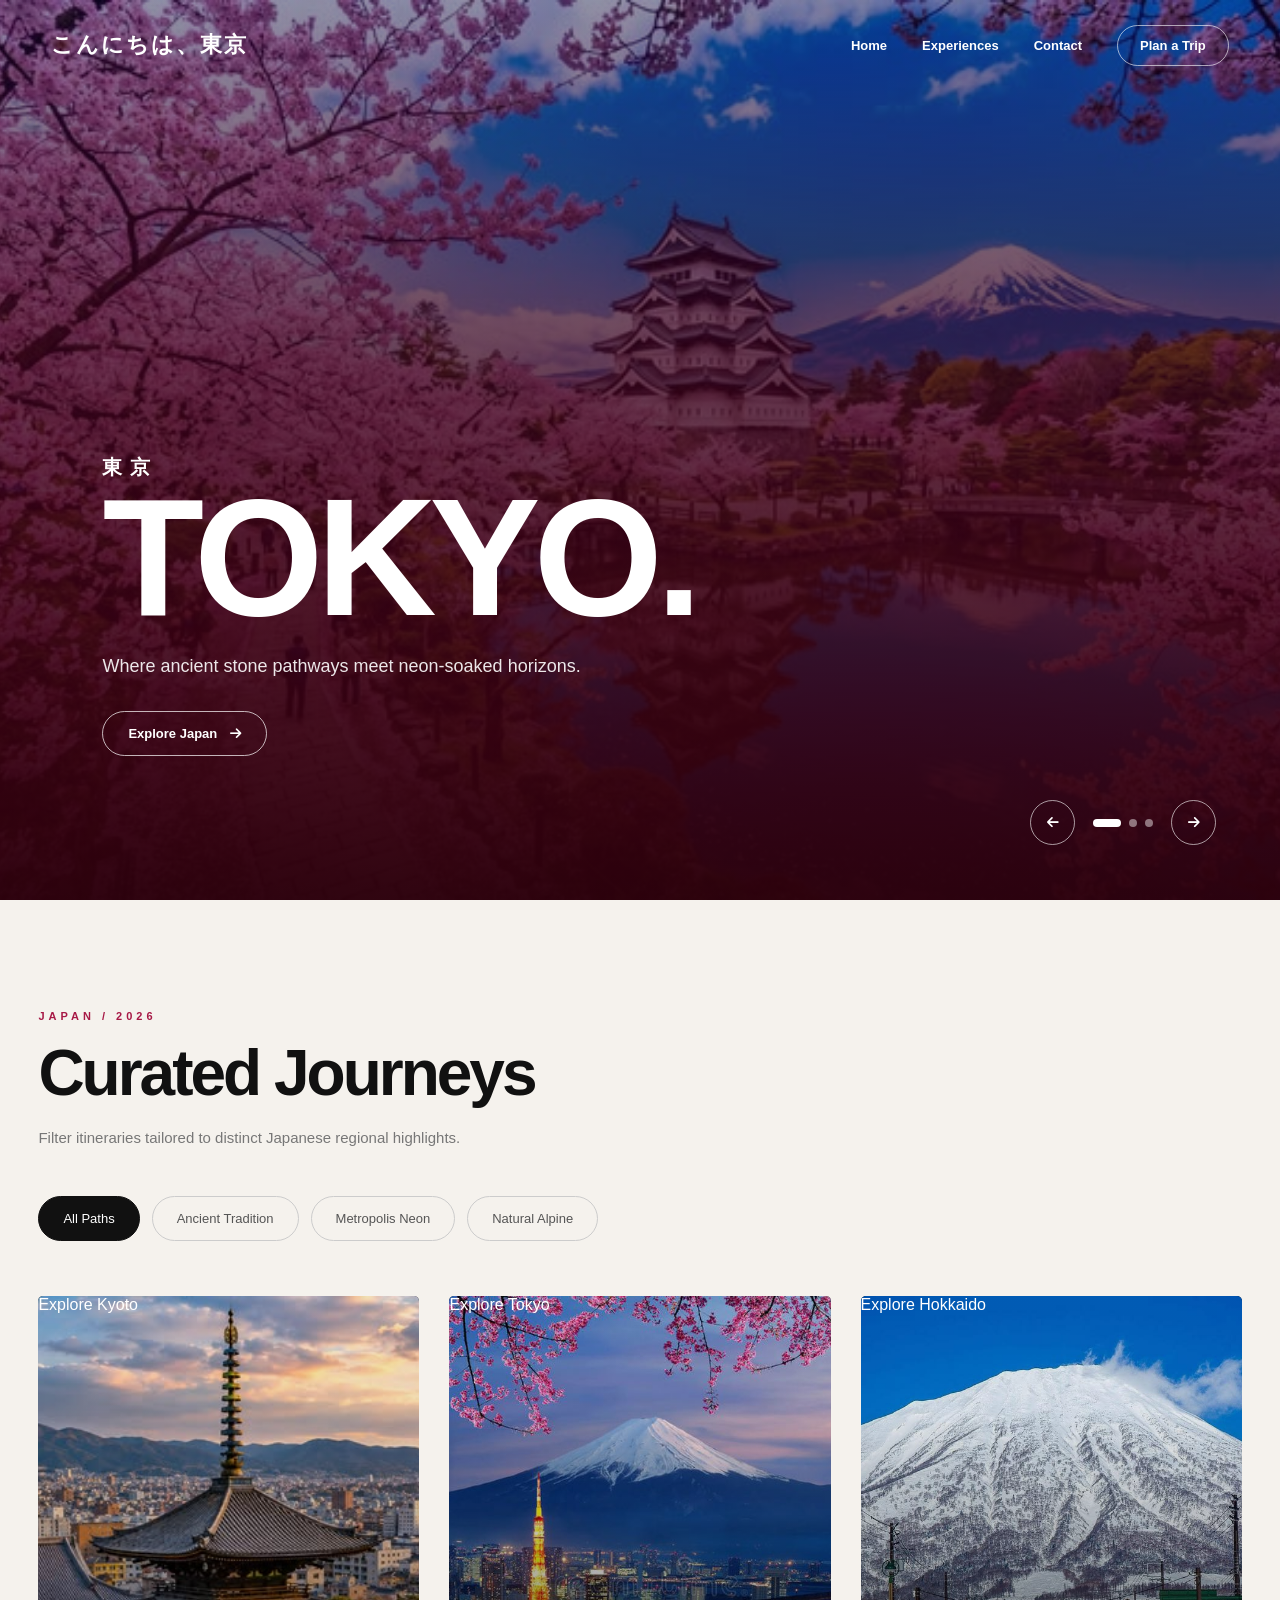
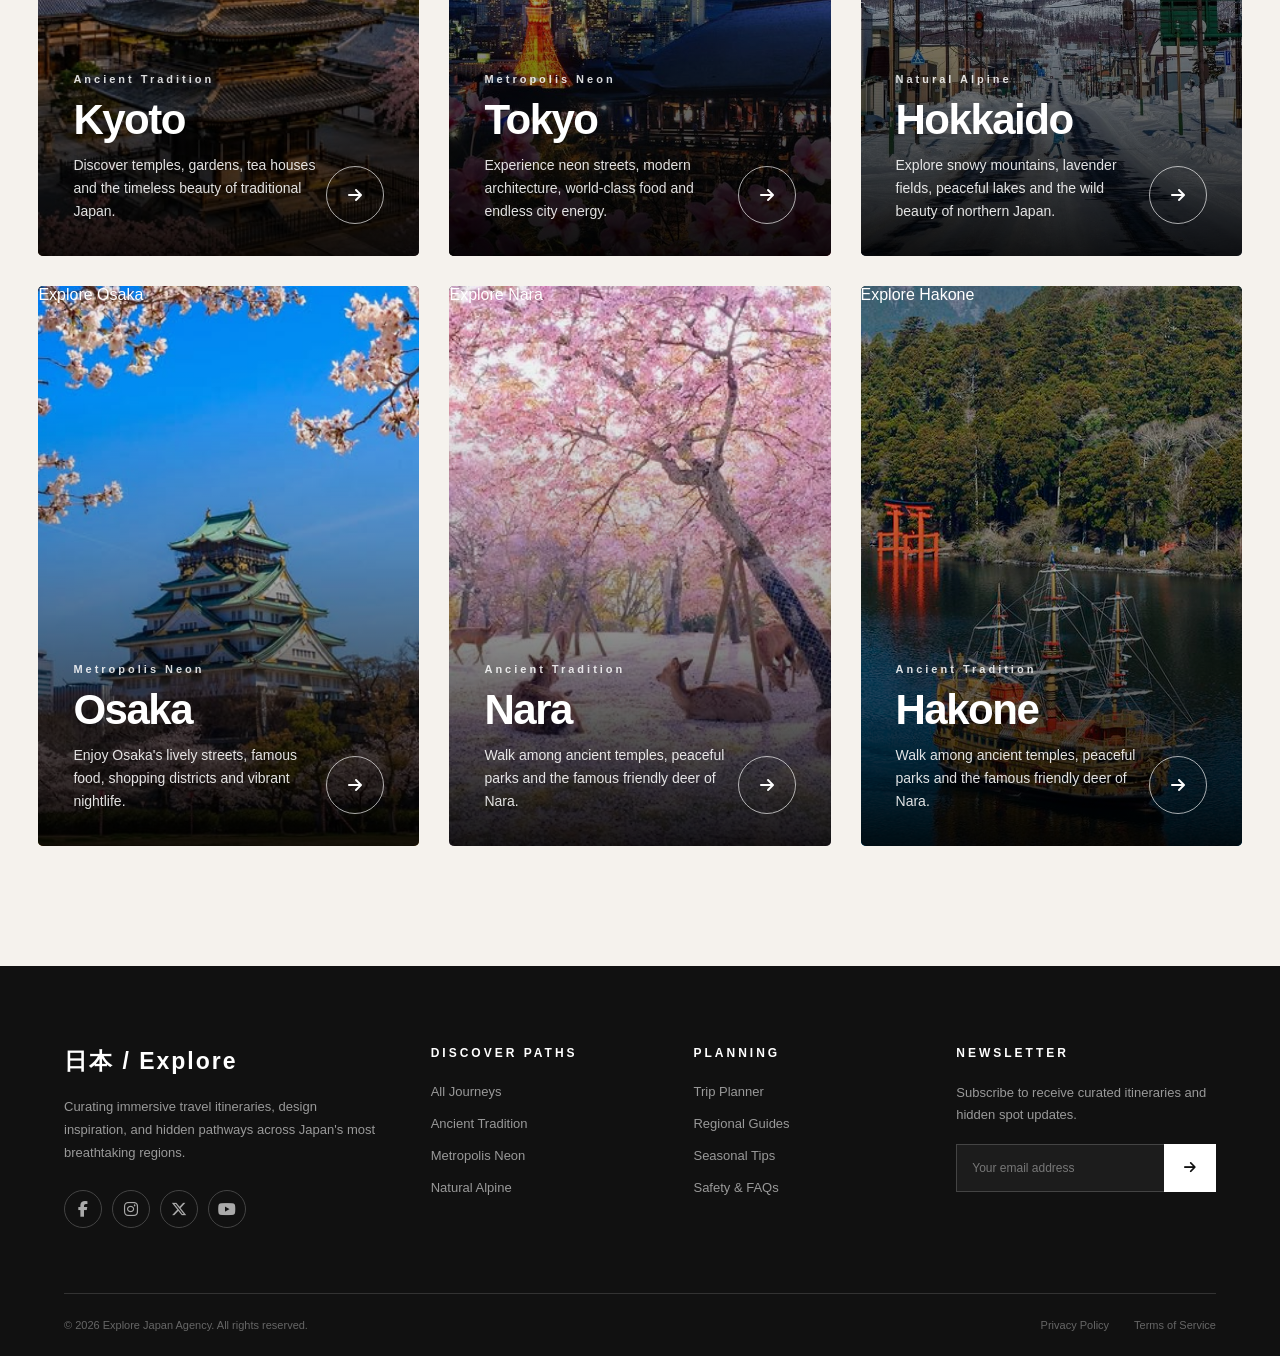
<file: index.html>
<!DOCTYPE html>
<html lang="en">
<head>
    <meta charset="UTF-8">
    <meta name="viewport" content="width=device-width, initial-scale=1.0">

    <title>Discover Japan — Endless Exploration</title>

    <!-- Font Awesome -->
    <link
        rel="stylesheet"
        href="https://cdnjs.cloudflare.com/ajax/libs/font-awesome/6.5.2/css/all.min.css"
    >

    <!-- Your CSS -->
    <link rel="stylesheet" href="jap.css">
</head>

<body>

<header class="main-header">
    <div class="site-brand">こんにちは、東京</div>

    <nav class="desktop-nav">
        <a href="#home">Home</a>
        <a href="#experiences">Experiences</a>
        <a href="#contact">Contact</a>
        <a href="index1.html" class="cta-link">Plan a Trip</a>
    </nav>
</header>


<!-- ================= HERO ================= -->

<section class="hero-canvas" id="home">

    <div class="hero-slider">

        <!-- IMAGE SLIDE 1 -->
        <div
            class="slide active"
            style="
                background-image:
                linear-gradient(
                    rgba(7, 7, 94, 0.3),
                    rgba(189, 3, 53, 0.9)
                ),
                url('ih.jpg');
            "
        ></div>


        <!-- IMAGE SLIDE 2 -->
        <div
            class="slide"
            style="
                background-image:
                linear-gradient(
                    rgba(10,10,12,0.3),
                    rgba(88,10,119,0.9)
                ),
                url('hhy.jpg');
            "
        ></div>


        <!-- VIDEO SLIDE -->
        <div class="slide video-slide">

            <video
                class="hero-video"
                muted
                playsinline
                preload="auto"
            >
                <source src="jkg.mp4" type="video/mp4">
                Your browser does not support HTML5 video.
            </video>

            <div class="video-overlay"></div>

        </div>

    </div>


    <!-- HERO TEXT -->

    <div class="hero-editorial-title">

        <span class="jp-character">東京</span>

        <h1>TOKYO.</h1>

        <p class="subtitle">
            Where ancient stone pathways meet neon-soaked horizons.
        </p>

        <a href="#experiences" class="hero-button">
            Explore Japan
            <i class="fa-solid fa-arrow-right"></i>
        </a>

    </div>


    <!-- SLIDER CONTROLS -->

    <div class="slider-controls">

        <button
            class="slider-arrow"
            id="prevSlide"
            aria-label="Previous slide"
        >
            <i class="fa-solid fa-arrow-left"></i>
        </button>

        <div class="slide-indicators">
            <button class="indicator active" data-slide="0"></button>
            <button class="indicator" data-slide="1"></button>
            <button class="indicator" data-slide="2"></button>
        </div>

        <button
            class="slider-arrow"
            id="nextSlide"
            aria-label="Next slide"
        >
            <i class="fa-solid fa-arrow-right"></i>
        </button>

    </div>

</section>




<!-- ================= EXPERIENCES ================= -->

<main class="content-wrapper" id="experiences">

    <div class="section-meta">

        <span class="section-label">JAPAN / 2026</span>

        <h2>Curated Journeys</h2>

        <p>
            Filter itineraries tailored to distinct Japanese
            regional highlights.
        </p>

    </div>


    <!-- FILTER BUTTONS -->

    <div class="filter-bar">

        <button
            class="filter-btn active"
            data-category="all"
        >
            All Paths
        </button>

        <button
            class="filter-btn"
            data-category="tradition"
        >
            Ancient Tradition
        </button>

        <button
            class="filter-btn"
            data-category="neon"
        >
            Metropolis Neon
        </button>

        <button
            class="filter-btn"
            data-category="nature"
        >
            Natural Alpine
        </button>

    </div>


    <!-- DESTINATION CARDS -->

    <div
        class="destination-grid"
        id="destinationGrid"
    ></div>

</main>


<!-- ================= VIDEO MODAL ================= -->

<div
    id="videoModal"
    class="video-modal hidden"
>

    <div class="modal-content">

        <button
            id="closeModal"
            class="close-modal-btn"
            aria-label="Close video"
        >
            &times;
        </button>

        <div class="video-container">

            <video
                id="modalVideoPlayer"
                controls
                autoplay
                muted
                playsinline
            >
                <source src="jkg.mp4" type="video/mp4">
            </video>

        </div>

    </div>

</div>


<!-- ================= FOOTER ================= -->

<footer class="main-footer" id="contact">

    <div class="footer-grid">


        <!-- BRAND -->

        <div class="footer-col brand-col">

            <div class="footer-brand">
                日本 / Explore
            </div>

            <p class="footer-desc">
                Curating immersive travel itineraries,
                design inspiration, and hidden pathways
                across Japan's most breathtaking regions.
            </p>

            <div class="footer-socials">

                <a href="#" aria-label="Facebook">
                    <i class="fa-brands fa-facebook-f"></i>
                </a>

                <a href="#" aria-label="Instagram">
                    <i class="fa-brands fa-instagram"></i>
                </a>

                <a href="#" aria-label="Twitter">
                    <i class="fa-brands fa-x-twitter"></i>
                </a>

                <a href="#" aria-label="YouTube">
                    <i class="fa-brands fa-youtube"></i>
                </a>

            </div>

        </div>


        <!-- DISCOVER -->

        <div class="footer-col">

            <h3>Discover Paths</h3>

            <ul class="footer-links">

                <li>
                    <a href="#experiences">
                        All Journeys
                    </a>
                </li>

                <li>
                    <a href="#experiences">
                        Ancient Tradition
                    </a>
                </li>

                <li>
                    <a href="#experiences">
                        Metropolis Neon
                    </a>
                </li>

                <li>
                    <a href="#experiences">
                        Natural Alpine
                    </a>
                </li>

            </ul>

        </div>


        <!-- PLANNING -->

        <div class="footer-col">

            <h3>Planning</h3>

            <ul class="footer-links">

                <li>
                    <a href="#itinerary">
                        Trip Planner
                    </a>
                </li>

                <li>
                    <a href="#">
                        Regional Guides
                    </a>
                </li>

                <li>
                    <a href="#">
                        Seasonal Tips
                    </a>
                </li>

                <li>
                    <a href="#">
                        Safety & FAQs
                    </a>
                </li>

            </ul>

        </div>


        <!-- NEWSLETTER -->

        <div class="footer-col newsletter-col">

            <h3>Newsletter</h3>

            <p>
                Subscribe to receive curated itineraries
                and hidden spot updates.
            </p>

            <form
                class="footer-newsletter-form"
                id="newsletterForm"
            >

                <input
                    type="email"
                    id="emailInput"
                    placeholder="Your email address"
                    required
                >

                <button
                    type="submit"
                    aria-label="Subscribe"
                >
                    <i class="fa-solid fa-arrow-right"></i>
                </button>

            </form>

        </div>

    </div>


    <!-- FOOTER BOTTOM -->

    <div class="footer-bottom">

        <p>
            &copy; 2026 Explore Japan Agency.
            All rights reserved.
        </p>

        <div class="footer-bottom-links">

            <a href="#">
                Privacy Policy
            </a>

            <a href="#">
                Terms of Service
            </a>

        </div>

    </div>

</footer>


<script src="jap.js"></script>

</body>
</html>
</file>
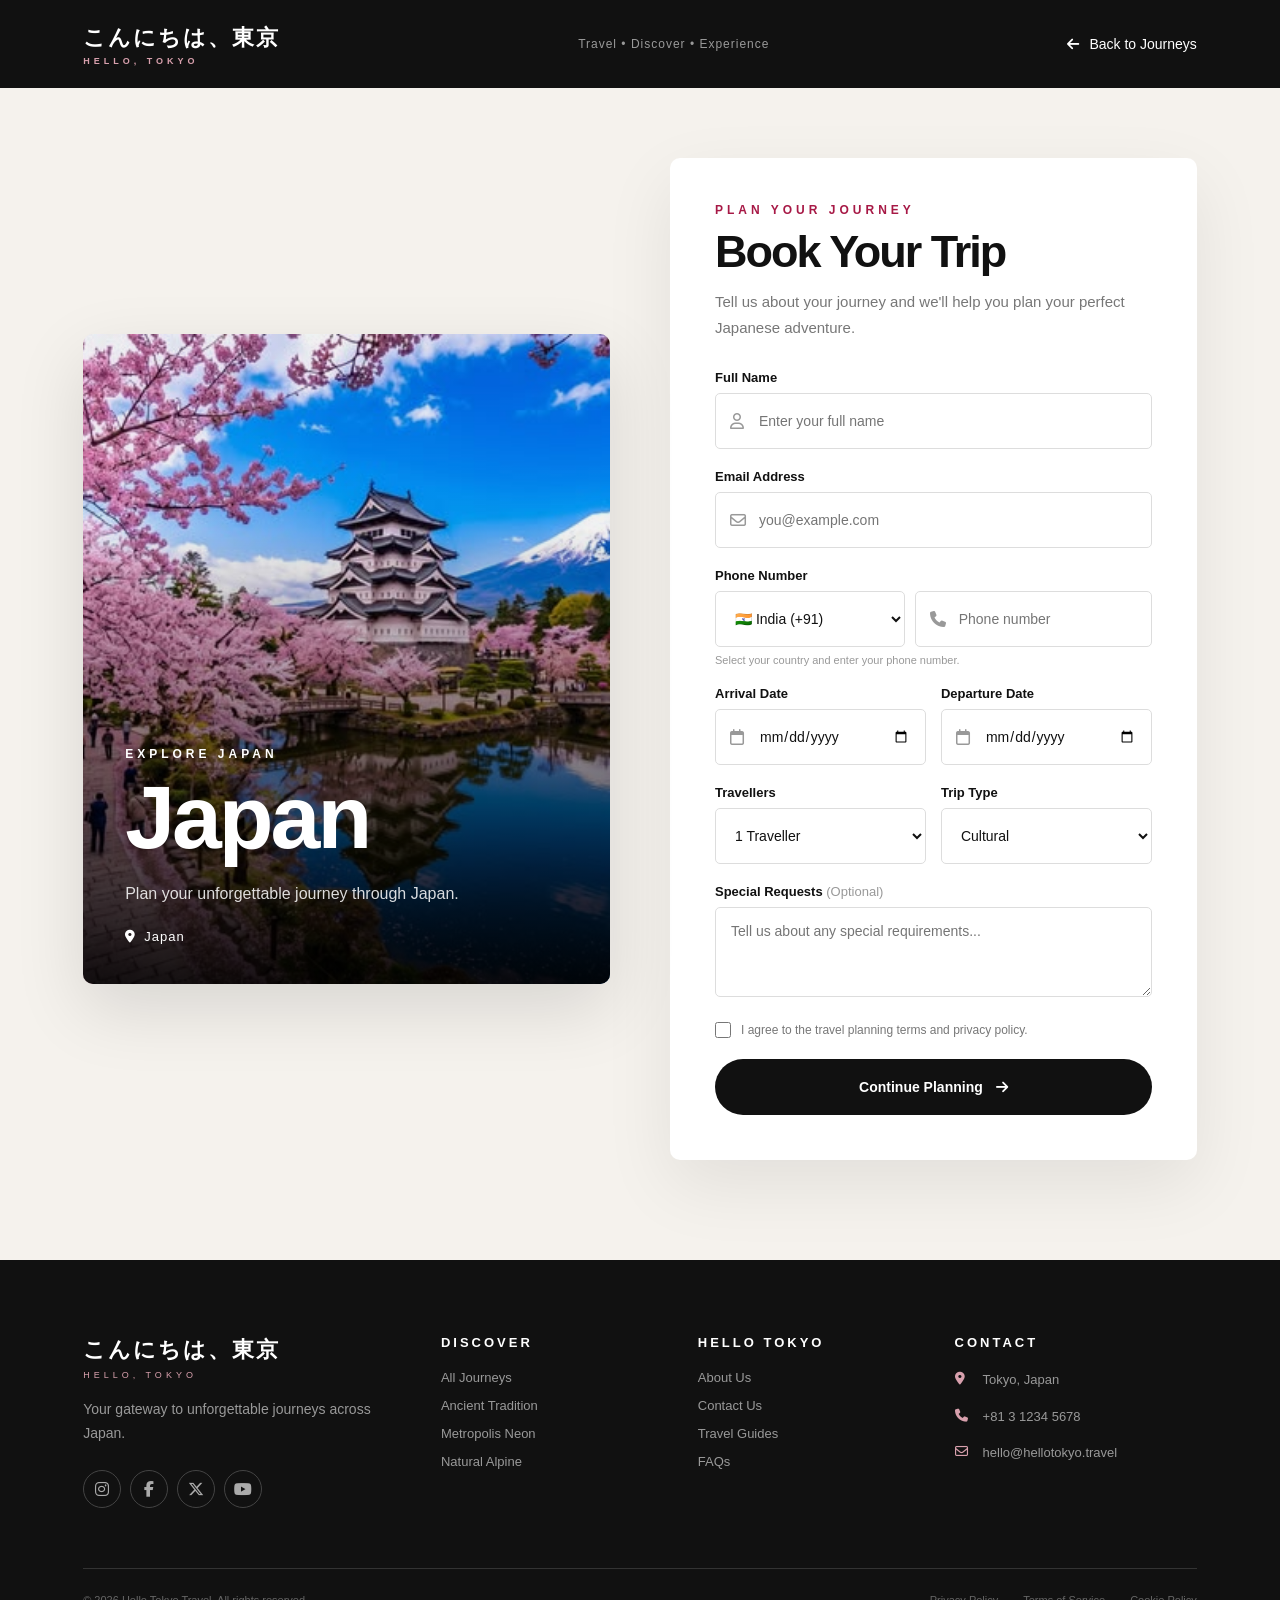
<file: index1.html>
<!DOCTYPE html>
<html lang="en">

<head>

    <meta charset="UTF-8">

    <meta
        name="viewport"
        content="width=device-width, initial-scale=1.0"
    >

    <title>Book Your Japan Journey | Hello Tokyo</title>

    <!-- Font Awesome -->
    <link
        rel="stylesheet"
        href="https://cdnjs.cloudflare.com/ajax/libs/font-awesome/6.5.2/css/all.min.css"
    >

    <!-- Booking Page CSS -->
    <link rel="stylesheet" href="jap1.css">

</head>


<body>


<!-- ==================================================
     HEADER
================================================== -->

<header class="booking-header">

    <a
        href="index.html"
        class="company-logo"
    >

        <div class="logo-japanese">
            こんにちは、東京
        </div>

        <div class="logo-english">
            HELLO, TOKYO
        </div>

    </a>


    <div class="company-tagline">
        Travel • Discover • Experience
    </div>


    <a
        href="index.html#experiences"
        class="back-button"
    >

        <i class="fa-solid fa-arrow-left"></i>

        Back to Journeys

    </a>

</header>



<!-- ==================================================
     MAIN BOOKING AREA
================================================== -->

<main class="booking-page">

    <div class="booking-container">


        <!-- ==================================================
             DESTINATION PREVIEW
        ================================================== -->

        <section class="destination-preview">

            <img
                id="destinationImage"
                src="ih.jpg"
                alt="Japan destination"
            >

            <div class="preview-overlay"></div>


            <div class="preview-content">

                <span
                    id="destinationCategory"
                    class="destination-category"
                >
                    EXPLORE JAPAN
                </span>


                <h1 id="destinationName">
                    Japan
                </h1>


                <p id="destinationDescription">
                    Plan your unforgettable Japanese journey.
                </p>


                <div class="destination-location">

                    <i class="fa-solid fa-location-dot"></i>

                    Japan

                </div>

            </div>

        </section>



        <!-- ==================================================
             BOOKING FORM
        ================================================== -->

        <section class="booking-form-area">

            <span class="booking-label">
                PLAN YOUR JOURNEY
            </span>


            <h2>
                Book Your Trip
            </h2>


            <p class="form-intro">

                Tell us about your journey and
                we'll help you plan your perfect
                Japanese adventure.

            </p>


            <form id="bookingForm">


                <!-- ===============================
                     FULL NAME
                ================================ -->

                <div class="form-group">

                    <label for="fullName">
                        Full Name
                    </label>

                    <div class="input-wrapper">

                        <i class="fa-regular fa-user"></i>

                        <input
                            type="text"
                            id="fullName"
                            placeholder="Enter your full name"
                            required
                        >

                    </div>

                </div>



                <!-- ===============================
                     EMAIL
                ================================ -->

                <div class="form-group">

                    <label for="email">
                        Email Address
                    </label>

                    <div class="input-wrapper">

                        <i class="fa-regular fa-envelope"></i>

                        <input
                            type="email"
                            id="email"
                            placeholder="you@example.com"
                            required
                        >

                    </div>

                </div>



                <!-- ===============================
                     COUNTRY + PHONE
                ================================ -->

                <div class="form-group">

                    <label>
                        Phone Number
                    </label>


                    <div class="phone-row">


                        <!-- COUNTRY -->

                        <div class="country-box">

                            <select
                                id="country"
                                required
                            >

                                <option value="India|+91">
                                    🇮🇳 India (+91)
                                </option>

                                <option value="Japan|+81">
                                    🇯🇵 Japan (+81)
                                </option>

                                <option value="United Kingdom|+44">
                                    🇬🇧 United Kingdom (+44)
                                </option>

                                <option value="United States|+1">
                                    🇺🇸 United States (+1)
                                </option>

                                <option value="Canada|+1">
                                    🇨🇦 Canada (+1)
                                </option>

                                <option value="Australia|+61">
                                    🇦🇺 Australia (+61)
                                </option>

                                <option value="Germany|+49">
                                    🇩🇪 Germany (+49)
                                </option>

                                <option value="France|+33">
                                    🇫🇷 France (+33)
                                </option>

                                <option value="Italy|+39">
                                    🇮🇹 Italy (+39)
                                </option>

                                <option value="Spain|+34">
                                    🇪🇸 Spain (+34)
                                </option>

                                <option value="Switzerland|+41">
                                    🇨🇭 Switzerland (+41)
                                </option>

                                <option value="Singapore|+65">
                                    🇸🇬 Singapore (+65)
                                </option>

                                <option value="UAE|+971">
                                    🇦🇪 UAE (+971)
                                </option>

                                <option value="South Korea|+82">
                                    🇰🇷 South Korea (+82)
                                </option>

                            </select>

                        </div>


                        <!-- PHONE -->

                        <div class="phone-input">

                            <i class="fa-solid fa-phone"></i>

                            <input
                                type="tel"
                                id="phone"
                                placeholder="Phone number"
                                required
                            >

                        </div>

                    </div>

                    <small class="phone-help">
                        Select your country and enter your phone number.
                    </small>

                </div>



                <!-- ===============================
                     DATES
                ================================ -->

                <div class="form-row">


                    <div class="form-group">

                        <label for="startDate">
                            Arrival Date
                        </label>

                        <div class="input-wrapper">

                            <i class="fa-regular fa-calendar"></i>

                            <input
                                type="date"
                                id="startDate"
                                required
                            >

                        </div>

                    </div>


                    <div class="form-group">

                        <label for="endDate">
                            Departure Date
                        </label>

                        <div class="input-wrapper">

                            <i class="fa-regular fa-calendar"></i>

                            <input
                                type="date"
                                id="endDate"
                                required
                            >

                        </div>

                    </div>

                </div>



                <!-- ===============================
                     TRAVELLERS + TRIP TYPE
                ================================ -->

                <div class="form-row">


                    <div class="form-group">

                        <label for="travellers">
                            Travellers
                        </label>

                        <select id="travellers">

                            <option value="1">
                                1 Traveller
                            </option>

                            <option value="2">
                                2 Travellers
                            </option>

                            <option value="3">
                                3 Travellers
                            </option>

                            <option value="4">
                                4 Travellers
                            </option>

                            <option value="5">
                                5 Travellers
                            </option>

                            <option value="6">
                                6+ Travellers
                            </option>

                        </select>

                    </div>



                    <div class="form-group">

                        <label for="tripType">
                            Trip Type
                        </label>

                        <select id="tripType">

                            <option value="Cultural">
                                Cultural
                            </option>

                            <option value="Adventure">
                                Adventure
                            </option>

                            <option value="Luxury">
                                Luxury
                            </option>

                            <option value="Family">
                                Family
                            </option>

                            <option value="Honeymoon">
                                Honeymoon
                            </option>

                        </select>

                    </div>

                </div>



                <!-- ===============================
                     SPECIAL REQUEST
                ================================ -->

                <div class="form-group">

                    <label for="message">
                        Special Requests
                        <span>(Optional)</span>
                    </label>

                    <textarea
                        id="message"
                        rows="3"
                        placeholder="Tell us about any special requirements..."
                    ></textarea>

                </div>



                <!-- ===============================
                     TERMS
                ================================ -->

                <label class="terms-check">

                    <input
                        type="checkbox"
                        id="terms"
                        required
                    >

                    <span>
                        I agree to the travel planning
                        terms and privacy policy.
                    </span>

                </label>



                <!-- ===============================
                     SUBMIT
                ================================ -->

                <button
                    type="submit"
                    class="submit-button"
                >

                    <span>
                        Continue Planning
                    </span>

                    <i class="fa-solid fa-arrow-right"></i>

                </button>


            </form>



            <!-- ===============================
                 SUCCESS MESSAGE
            ================================ -->

            <div
                class="success-message"
                id="successMessage"
            >

                <div class="success-icon">

                    <i class="fa-solid fa-check"></i>

                </div>


                <div>

                    <strong>
                        Arigatou! Your request has been received.
                    </strong>

                    <p>

                        Our Hello Tokyo travel team will
                        contact you about your
                        <strong id="successDestination">
                            Japan
                        </strong>
                        journey.

                    </p>

                </div>

            </div>

        </section>

    </div>

</main>



<!-- ==================================================
     FOOTER
================================================== -->

<footer class="main-footer">


    <div class="footer-grid">


        <!-- BRAND -->

        <div class="footer-column footer-brand-column">

            <a
                href="index.html"
                class="footer-logo"
            >

                <span>
                    こんにちは、東京
                </span>

                <small>
                    HELLO, TOKYO
                </small>

            </a>


            <p>

                Your gateway to unforgettable
                journeys across Japan.

            </p>


            <div class="footer-socials">

                <a href="#" aria-label="Instagram">
                    <i class="fa-brands fa-instagram"></i>
                </a>

                <a href="#" aria-label="Facebook">
                    <i class="fa-brands fa-facebook-f"></i>
                </a>

                <a href="#" aria-label="X">
                    <i class="fa-brands fa-x-twitter"></i>
                </a>

                <a href="#" aria-label="YouTube">
                    <i class="fa-brands fa-youtube"></i>
                </a>

            </div>

        </div>



        <!-- DISCOVER -->

        <div class="footer-column">

            <h3>
                Discover
            </h3>

            <a href="index.html#experiences">
                All Journeys
            </a>

            <a href="index.html#experiences">
                Ancient Tradition
            </a>

            <a href="index.html#experiences">
                Metropolis Neon
            </a>

            <a href="index.html#experiences">
                Natural Alpine
            </a>

        </div>



        <!-- COMPANY -->

        <div class="footer-column">

            <h3>
                Hello Tokyo
            </h3>

            <a href="#">
                About Us
            </a>

            <a href="#">
                Contact Us
            </a>

            <a href="#">
                Travel Guides
            </a>

            <a href="#">
                FAQs
            </a>

        </div>



        <!-- CONTACT -->

        <div class="footer-column">

            <h3>
                Contact
            </h3>


            <div class="contact-item">

                <i class="fa-solid fa-location-dot"></i>

                <span>
                    Tokyo, Japan
                </span>

            </div>


            <div class="contact-item">

                <i class="fa-solid fa-phone"></i>

                <span>
                    +81 3 1234 5678
                </span>

            </div>


            <div class="contact-item">

                <i class="fa-regular fa-envelope"></i>

                <span>
                    hello@hellotokyo.travel
                </span>

            </div>

        </div>

    </div>



    <!-- FOOTER BOTTOM -->

    <div class="footer-bottom">

        <p>
            © 2026 Hello Tokyo Travel.
            All rights reserved.
        </p>


        <div>

            <a href="#">
                Privacy Policy
            </a>

            <a href="#">
                Terms of Service
            </a>

            <a href="#">
                Cookie Policy
            </a>

        </div>

    </div>

</footer>



<script src="jap1.js"></script>

</body>

</html>
</file>
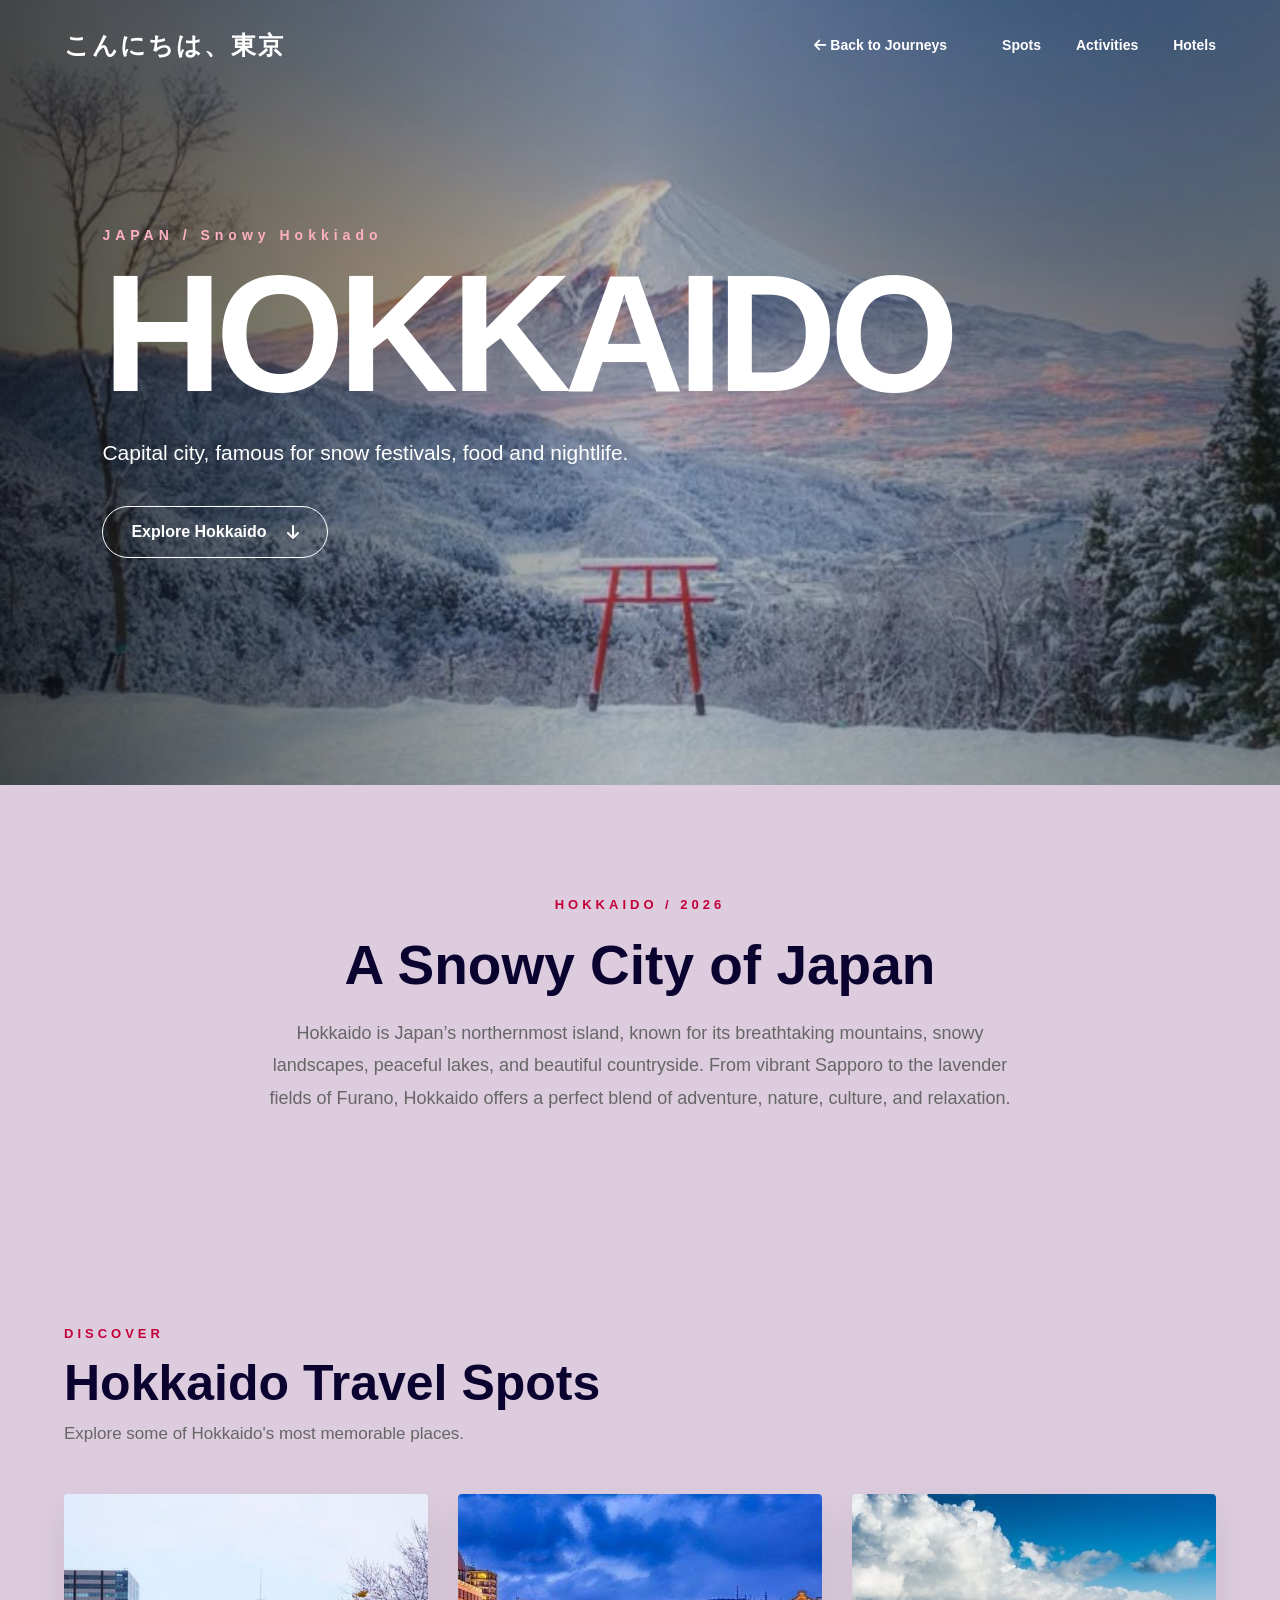
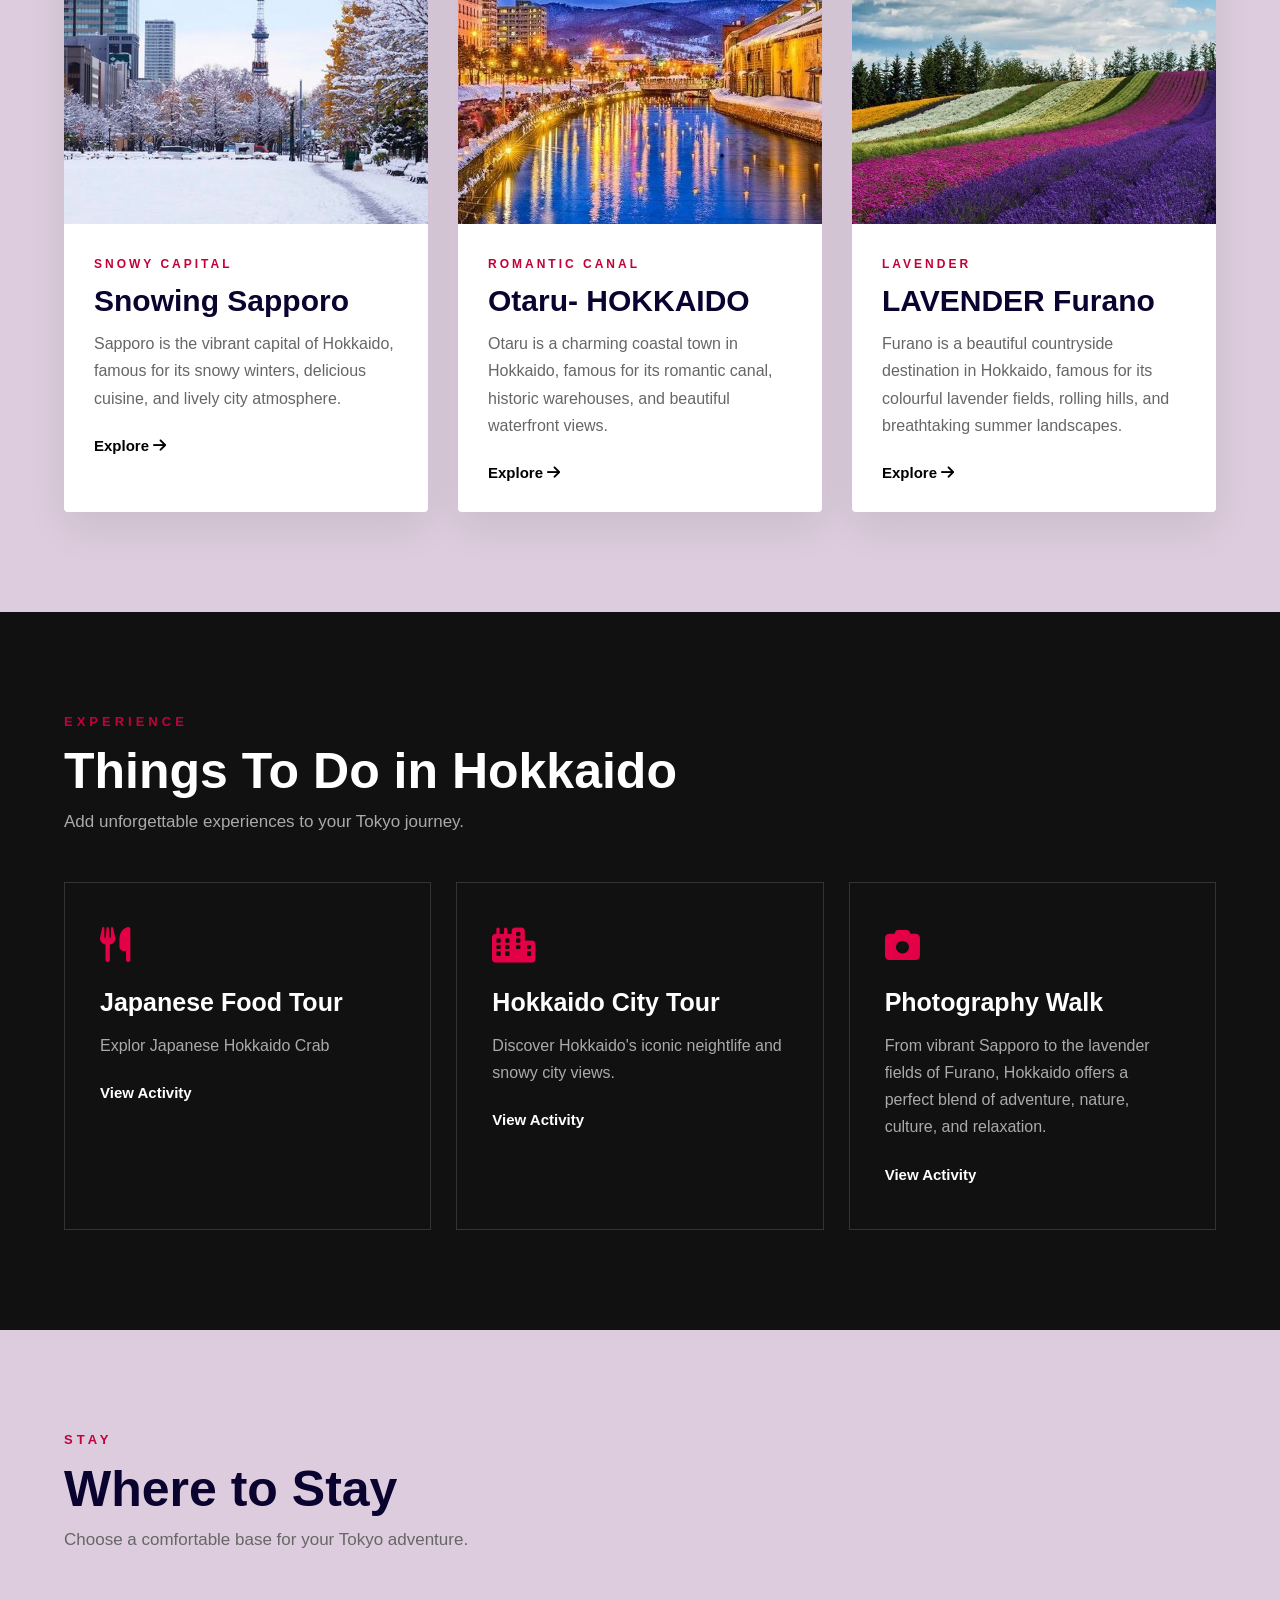
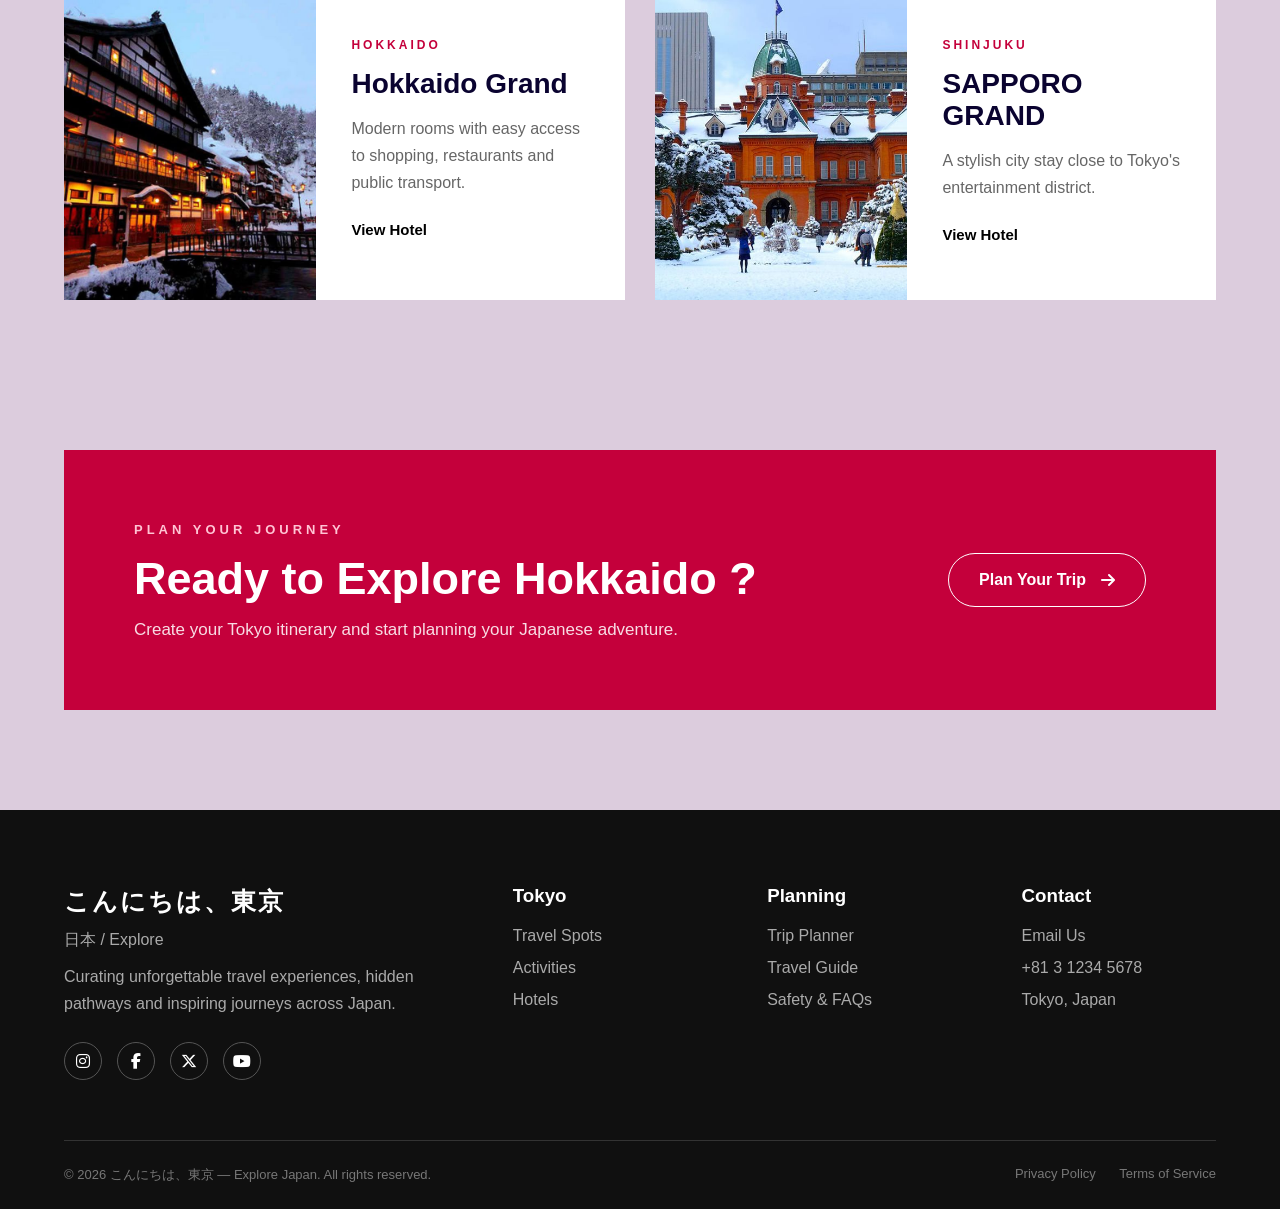
<file: index4.html>
<!DOCTYPE html>
<html lang="en">
<head>
    <meta charset="UTF-8">
    <meta name="viewport" content="width=device-width, initial-scale=1.0">

    <title>Hokkiado — Explore Japan</title>

    <!-- Font Awesome -->
    <link
        rel="stylesheet"
        href="https://cdnjs.cloudflare.com/ajax/libs/font-awesome/6.5.2/css/all.min.css"
    >

    <!-- HOKKAIDO CSS -->
    <link rel="stylesheet" href="jap4.css">
</head>

<body>

<!-- ================= HEADER ================= -->

<header class="main-header">

    <a href="index.html" class="site-brand">
        こんにちは、東京
    </a>

    <nav class="desktop-nav">

        <a href="index.html" class="back-link">
            <i class="fa-solid fa-arrow-left"></i>
            Back to Journeys
        </a>

        <a href="#spots">Spots</a>
        <a href="#activities">Activities</a>
        <a href="#hotels">Hotels</a>

    </nav>

</header>


<!-- ================= HERO ================= -->

<section class="tokyo-hero">

    <div class="hero-overlay"></div>

    <div class="hero-content">

        <span class="hero-label">
            JAPAN / Snowy Hokkiado
        </span>

        <h1>HOKKAIDO</h1>

        <p>
            Capital city, famous for snow festivals, food and nightlife.
        </p>

        <a href="#spots" class="hero-button">
            Explore Hokkaido
            <i class="fa-solid fa-arrow-down"></i>
        </a>

    </div>

</section>


<!-- ================= INTRO ================= -->

<section class="intro-section">

    <span class="section-label"> HOKKAIDO / 2026</span>

    <h2>
        A Snowy City of Japan
    </h2>

    <p>
      Hokkaido is Japan’s northernmost island, known for its breathtaking mountains, snowy landscapes, peaceful lakes, and beautiful countryside.
From vibrant Sapporo to the lavender fields of Furano, Hokkaido offers a perfect blend of adventure, nature, culture, and relaxation.

    </p>

</section>


<!-- ================= SPOTS ================= -->

<section class="content-section" id="spots">

    <div class="section-heading">

        <span class="section-label">
            DISCOVER
        </span>

        <h2>Hokkaido Travel Spots</h2>

        <p>
            Explore some of Hokkaido's most memorable places.
        </p>

    </div>


    <div class="card-grid">

        <!-- SHIBUYA -->

        <article class="travel-card">

            <img
                src="yddi.jpg"
                alt="Shibuya Tokyo"
            >

            <div class="card-content">

                <span>SNOWY CAPITAL</span>

                <h3>Snowing Sapporo</h3>

                <p>
                   Sapporo is the vibrant capital of Hokkaido, famous for its snowy winters, delicious cuisine, and lively city atmosphere.
                </p>

                <button
                    class="explore-btn"
                    data-place="Shibuya Crossing"
                >
                    Explore
                    <i class="fa-solid fa-arrow-right"></i>
                </button>

            </div>

        </article>


        <!-- SENSOJI -->

        <article class="travel-card">

            <img
                src="Jo.jpg"
                alt="Sensoji Temple Tokyo"
            >

            <div class="card-content">

                <span>ROMANTIC CANAL</span>

                <h3>Otaru- HOKKAIDO</h3>

                <p>
                Otaru is a charming coastal town in Hokkaido, famous for its romantic canal, historic warehouses, and beautiful waterfront views.
                </p>

                <button
                    class="explore-btn"
                    data-place="Senso-ji Temple"
                >
                    Explore
                    <i class="fa-solid fa-arrow-right"></i>
                </button>

            </div>

        </article>


        <!-- TOKYO TOWER -->

        <article class="travel-card">

            <img
                src="fu.jpg"
                alt="Beautiful - lavender"
            >

            <div class="card-content">

                <span>LAVENDER</span>

                <h3>LAVENDER Furano</h3>

                <p>
                    Furano is a beautiful countryside destination in Hokkaido, famous for its colourful lavender fields, rolling hills, and breathtaking summer landscapes.
                </p>

                <button
                    class="explore-btn"
                    data-place="Tokyo Tower"
                >
                    Explore
                    <i class="fa-solid fa-arrow-right"></i>
                </button>

            </div>

        </article>

    </div>

</section>


<!-- ================= ACTIVITIES ================= -->

<section class="content-section dark-section" id="activities">

    <div class="section-heading">

        <span class="section-label">
            EXPERIENCE
        </span>

        <h2>Things To Do in Hokkaido</h2>

        <p>
            Add unforgettable experiences to your Tokyo journey.
        </p>

    </div>


    <div class="activity-grid">

        <div class="activity-card">

            <i class="fa-solid fa-utensils"></i>

            <h3>Japanese Food Tour</h3>

            <p>
                Explor Japanese Hokkaido Crab
            </p>

            <button
                class="activity-btn"
                data-activity="Japanese Food Tour"
            >
                View Activity
            </button>

        </div>


        <div class="activity-card">

            <i class="fa-solid fa-city"></i>

            <h3>Hokkaido City Tour</h3>

            <p>
                Discover Hokkaido's iconic neightlife and
                snowy city views.
            </p>

            <button
                class="activity-btn"
                data-activity="Tokyo City Tour"
            >
                View Activity
            </button>

        </div>


        <div class="activity-card">

            <i class="fa-solid fa-camera"></i>

            <h3>Photography Walk</h3>

            <p>
                From vibrant Sapporo to the lavender fields of Furano, Hokkaido offers a perfect blend of adventure, nature, culture, and relaxation.
            </p>

            <button
                class="activity-btn"
                data-activity="Photography Walk"
            >
                View Activity
            </button>

        </div>

    </div>

</section>


<!-- ================= HOTELS ================= -->

<section class="content-section" id="hotels">

    <div class="section-heading">

        <span class="section-label">
            STAY
        </span>

        <h2>Where to Stay</h2>

        <p>
            Choose a comfortable base for your Tokyo adventure.
        </p>

    </div>


    <div class="hotel-grid">

        <article class="hotel-card">

            <img
                src="hkko.jpg"
                alt="Hokkaido hotel"
            >

            <div class="hotel-content">

                <span>HOKKAIDO</span>

                <h3>Hokkaido Grand</h3>

                <p>
                    Modern rooms with easy access to shopping,
                    restaurants and public transport.
                </p>

                <button
                    class="hotel-btn"
                    data-hotel="Tokyo City Hotel"
                >
                    View Hotel
                </button>

            </div>

        </article>


        <article class="hotel-card">

            <img
                src="hdt.jpg"
                alt="Luxury hotel in Tokyo"
            >

            <div class="hotel-content">

                <span>SHINJUKU</span>

                <h3>SAPPORO GRAND</h3>

                <p>
                    A stylish city stay close to Tokyo's
                    entertainment district.
                </p>

                <button
                    class="hotel-btn"
                    data-hotel="Tokyo Grand Hotel"
                >
                    View Hotel
                </button>

            </div>

        </article>

    </div>

</section>


<!-- ================= PLAN TRIP ================= -->

<section class="plan-section">

    <div>

        <span class="section-label">
            PLAN YOUR JOURNEY
        </span>

        <h2>Ready to Explore  Hokkaido ?</h2>

        <p>
            Create your Tokyo itinerary and start planning
            your Japanese adventure.
        </p>

    </div>

    <a href="index1.html" class="plan-button">
        Plan Your Trip
        <i class="fa-solid fa-arrow-right"></i>
    </a>

</section>


<!-- ================= FOOTER ================= -->

<footer class="main-footer">

    <div class="footer-grid">

        <div class="footer-brand-column">

            <div class="footer-brand">
                こんにちは、東京
            </div>

            <p>
                日本 / Explore
            </p>

            <p class="footer-description">
                Curating unforgettable travel experiences,
                hidden pathways and inspiring journeys across Japan.
            </p>

            <div class="social-icons">

                <a href="#">
                    <i class="fa-brands fa-instagram"></i>
                </a>

                <a href="#">
                    <i class="fa-brands fa-facebook-f"></i>
                </a>

                <a href="#">
                    <i class="fa-brands fa-x-twitter"></i>
                </a>

                <a href="#">
                    <i class="fa-brands fa-youtube"></i>
                </a>

            </div>

        </div>


        <div class="footer-column">

            <h3>Tokyo</h3>

            <a href="#spots">Travel Spots</a>
            <a href="#activities">Activities</a>
            <a href="#hotels">Hotels</a>

        </div>


        <div class="footer-column">

            <h3>Planning</h3>

            <a href="index1.html">Trip Planner</a>
            <a href="#">Travel Guide</a>
            <a href="#">Safety & FAQs</a>

        </div>


        <div class="footer-column">

            <h3>Contact</h3>

            <a href="mailto:hello@example.com">
                Email Us
            </a>

            <a href="tel:+81312345678">
                +81 3 1234 5678
            </a>

            <p>
                Tokyo, Japan
            </p>

        </div>

    </div>


    <div class="footer-bottom">

        <p>
            © 2026 こんにちは、東京 — Explore Japan.
            All rights reserved.
        </p>

        <div>

            <a href="#">Privacy Policy</a>

            <a href="#">Terms of Service</a>

        </div>

    </div>

</footer>


<!-- JavaScript -->

<script src="jap4.js"></script>

</body>
</html>
</file>
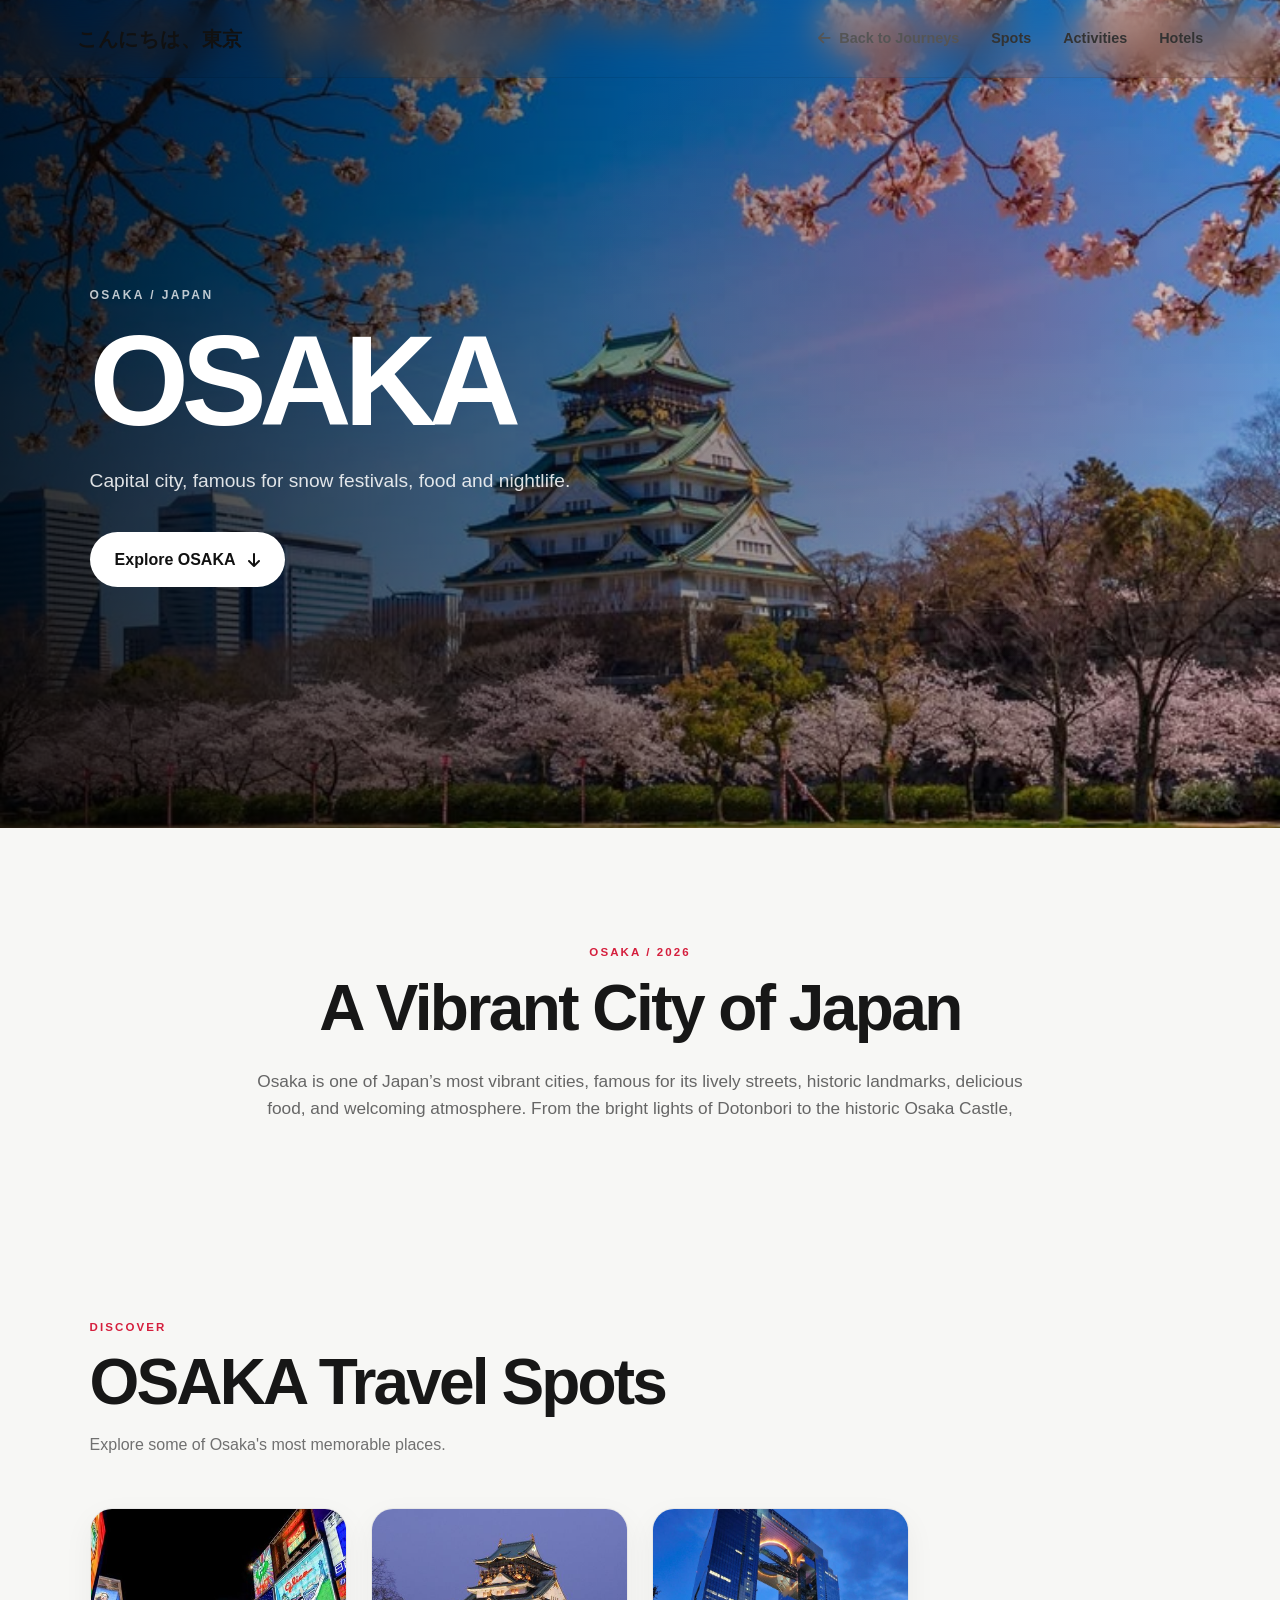
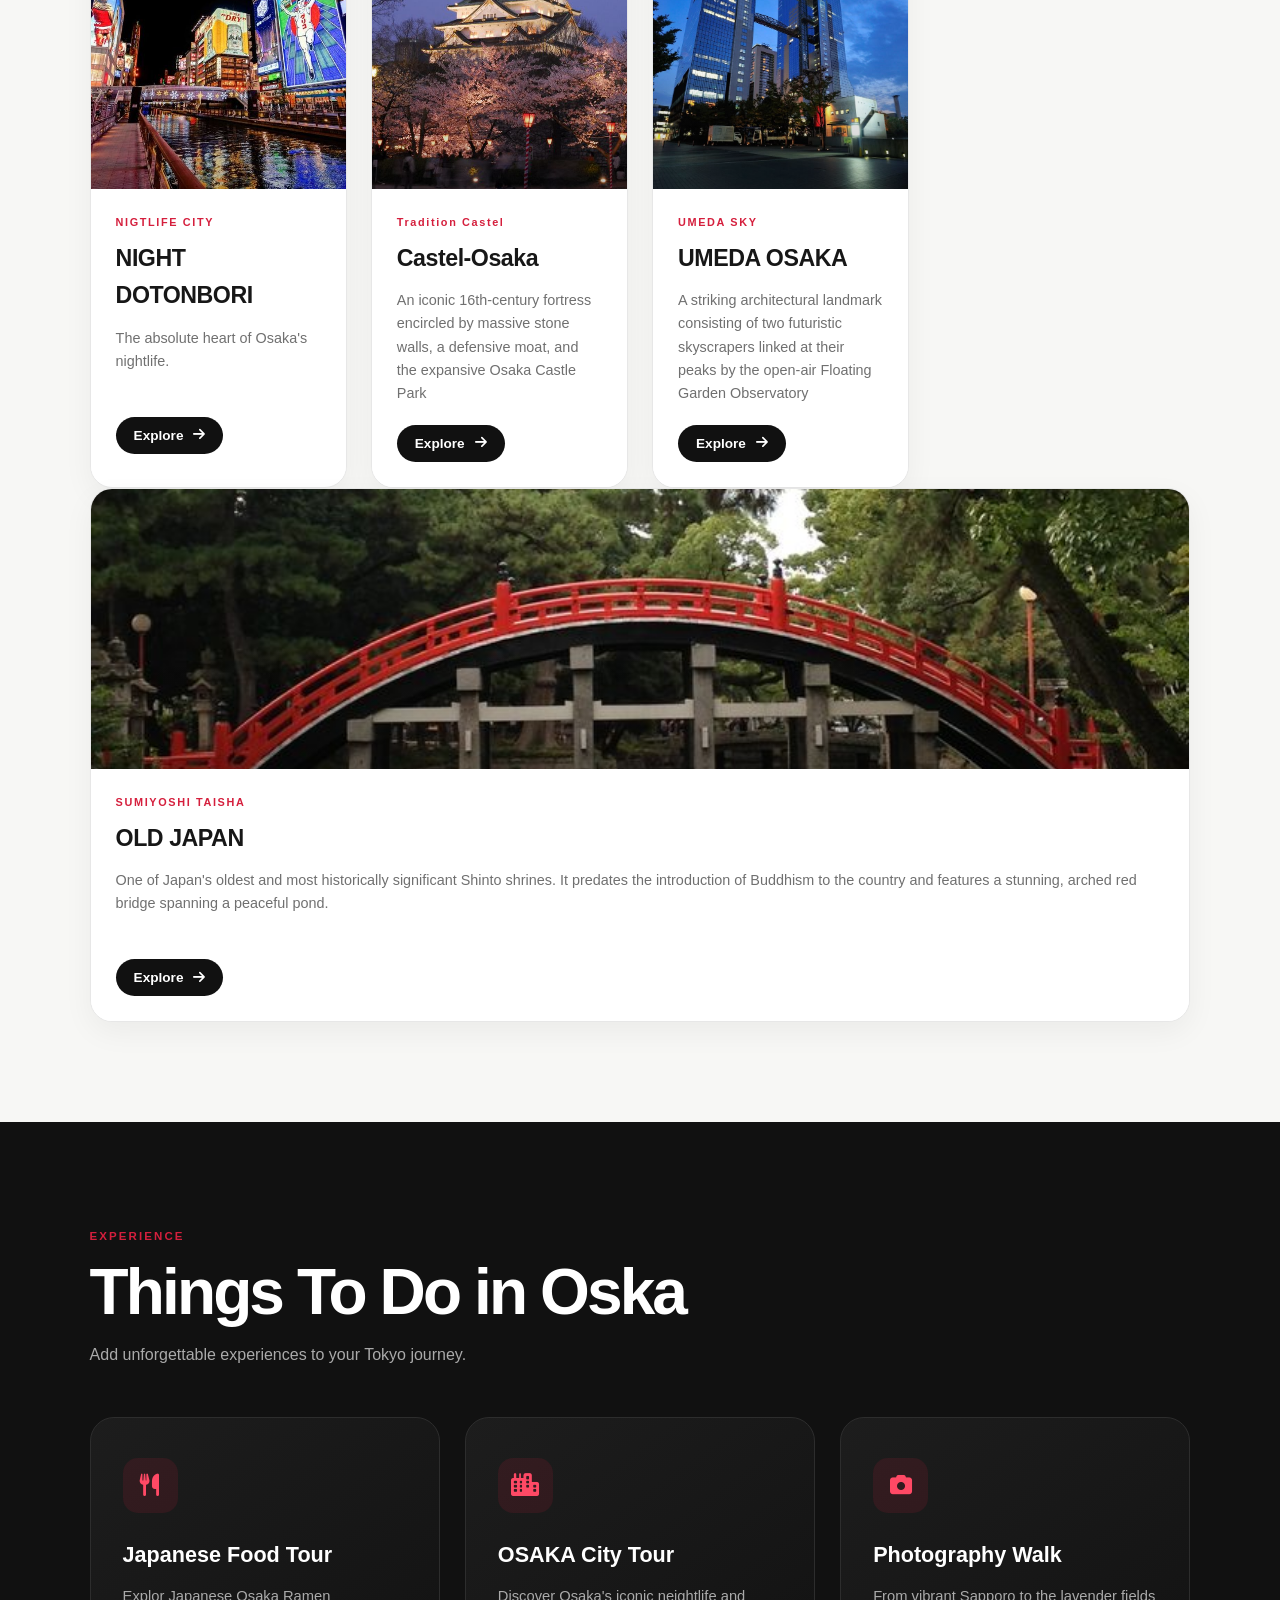
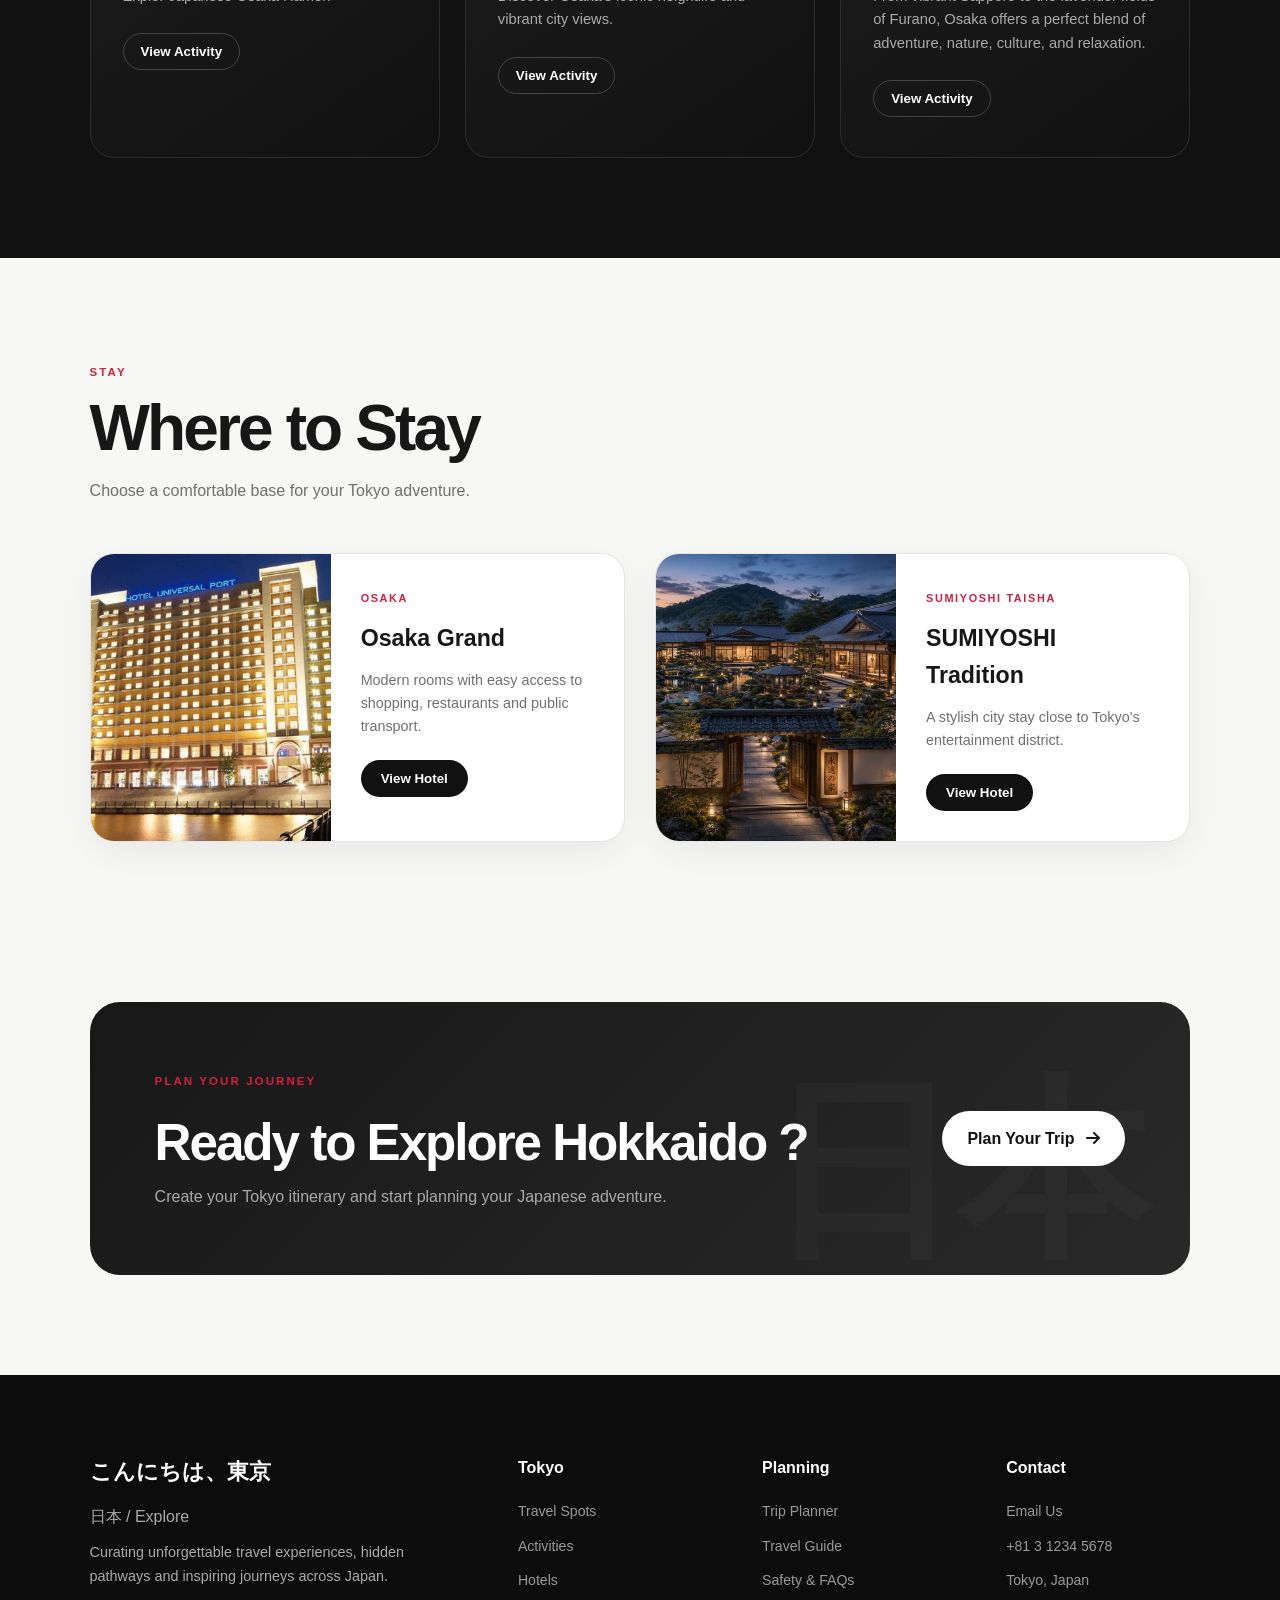
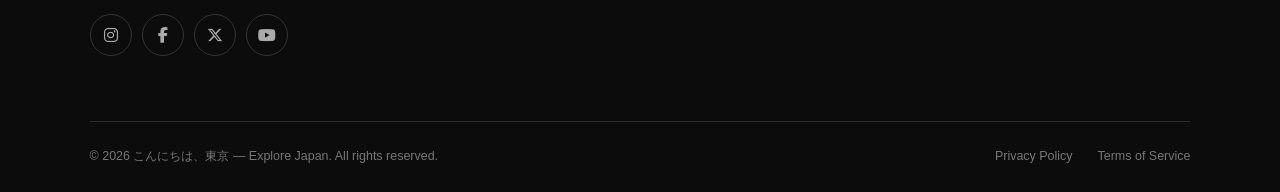
<file: Index5.html>
<!DOCTYPE html>
<html lang="en">
<head>
    <meta charset="UTF-8">
    <meta name="viewport" content="width=device-width, initial-scale=1.0">

    <title>OSAKA — Explore Japan</title>

    <!-- Font Awesome -->
    <link
        rel="stylesheet"
        href="https://cdnjs.cloudflare.com/ajax/libs/font-awesome/6.5.2/css/all.min.css"
    >

    <!-- OSAKA CSS -->
    <link rel="stylesheet" href="jap5.css">
</head>

<body>

<!-- ================= HEADER ================= -->

<header class="main-header">

    <a href="index.html" class="site-brand">
        こんにちは、東京
    </a>

    <nav class="desktop-nav">

        <a href="index.html" class="back-link">
            <i class="fa-solid fa-arrow-left"></i>
            Back to Journeys
        </a>

        <a href="#spots">Spots</a>
        <a href="#activities">Activities</a>
        <a href="#hotels">Hotels</a>

    </nav>

</header>


<!-- ================= HERO ================= -->

<section class="tokyo-hero">

    <div class="hero-overlay"></div>

    <div class="hero-content">

        <span class="hero-label">
            OSAKA / JAPAN
        </span>

        <h1>OSAKA</h1>

        <p>
            Capital city, famous for snow festivals, food and nightlife.
        </p>

        <a href="#spots" class="hero-button">
            Explore OSAKA
            <i class="fa-solid fa-arrow-down"></i>
        </a>

    </div>

</section>


<!-- ================= INTRO ================= -->

<section class="intro-section">

    <span class="section-label"> OSAKA / 2026</span>

    <h2>
        A Vibrant City of Japan
    </h2>

    <p>
     Osaka is one of Japan’s most vibrant cities, famous for its lively streets, historic landmarks, delicious food, and welcoming atmosphere.
From the bright lights of Dotonbori to the historic Osaka Castle, 

    </p>

</section>


<!-- ================= SPOTS ================= -->

<section class="content-section" id="spots">

    <div class="section-heading">

        <span class="section-label">
            DISCOVER
        </span>

        <h2>OSAKA Travel Spots</h2>

        <p>
            Explore some of Osaka's most memorable places.
        </p>

    </div>


    <div class="card-grid">

        <!-- DOTONBORI -->

        <article class="travel-card">

            <img
                src="hd.jpg"
                alt="Dotobori Osaka"
            >

            <div class="card-content">

                <span>NIGTLIFE CITY</span>

                <h3>NIGHT DOTONBORI</h3>

                <p>
                   The absolute heart of Osaka's nightlife.
                </p>

                <button
                    class="explore-btn"
                    data-place="Shibuya Crossing"
                >
                    Explore
                    <i class="fa-solid fa-arrow-right"></i>
                </button>

            </div>

        </article>


        <!-- OSAKA CASTEL -->

        <article class="travel-card">

            <img
                src="ov.jpg"
                alt="Osaka Castel"
            >

            <div class="card-content">

                <span>Tradition Castel</span>

                <h3>Castel-Osaka</h3>

                <p>
               An iconic 16th-century fortress encircled by massive stone walls, a defensive moat, and the expansive Osaka Castle Park
                </p>

                <button
                    class="explore-btn"
                    data-place="OSAKA-CASTEL"
                >
                    Explore
                    <i class="fa-solid fa-arrow-right"></i>
                </button>

            </div>

        </article>


        <!-- OSAKA SKY -->

        <article class="travel-card">

            <img
                src="tll.jpg"
                alt="Beautiful - lavender"
            >

            <div class="card-content">

                <span>UMEDA SKY</span>

                <h3>UMEDA OSAKA</h3>

                <p>
                   A striking architectural landmark consisting of two futuristic skyscrapers linked at their peaks by the open-air Floating Garden Observatory
                </p>

                <button
                    class="explore-btn"
                    data-place="Tokyo Tower"
                >
                    Explore
                    <i class="fa-solid fa-arrow-right"></i>
                </button>

            </div>

        </article>

    </div>

 <!-- SUMIYOSHI TAISHA -->

        <article class="travel-card">

            <img
                src="dgj.jpg"
                alt="OLD JAPAN"
            >

            <div class="card-content">

                <span>SUMIYOSHI TAISHA</span>

                <h3>OLD JAPAN</h3>

                <p>
                   One of Japan's oldest and most historically significant Shinto shrines. It predates the introduction of Buddhism to the country and features a stunning, arched red bridge spanning a peaceful pond.
                </p>

                <button
                    class="explore-btn"
                    data-place="SUMIYOSHI TAISHA"
                >
                    Explore
                    <i class="fa-solid fa-arrow-right"></i>
                </button>

            </div>

        </article>

    </div>












</section>


<!-- ================= ACTIVITIES ================= -->

<section class="content-section dark-section" id="activities">

    <div class="section-heading">

        <span class="section-label">
            EXPERIENCE
        </span>

        <h2>Things To Do in Oska </h2>

        <p>
            Add unforgettable experiences to your Tokyo journey.
        </p>

    </div>


    <div class="activity-grid">

        <div class="activity-card">

            <i class="fa-solid fa-utensils"></i>

            <h3>Japanese Food Tour</h3>

            <p>
                Explor Japanese Osaka Ramen
            </p>

            <button
                class="activity-btn"
                data-activity="Japanese Food Tour"
            >
                View Activity
            </button>

        </div>


        <div class="activity-card">

            <i class="fa-solid fa-city"></i>

            <h3>OSAKA City Tour</h3>

            <p>
                Discover Osaka's iconic neightlife and
                vibrant city views.
            </p>

            <button
                class="activity-btn"
                data-activity="Tokyo City Tour"
            >
                View Activity
            </button>

        </div>


        <div class="activity-card">

            <i class="fa-solid fa-camera"></i>

            <h3>Photography Walk</h3>

            <p>
                From vibrant Sapporo to the lavender fields of Furano, Osaka offers a perfect blend of adventure, nature, culture, and relaxation.
            </p>

            <button
                class="activity-btn"
                data-activity="Photography Walk"
            >
                View Activity
            </button>

        </div>

    </div>

</section>


<!-- ================= HOTELS ================= -->

<section class="content-section" id="hotels">

    <div class="section-heading">

        <span class="section-label">
            STAY
        </span>

        <h2>Where to Stay</h2>

        <p>
            Choose a comfortable base for your Tokyo adventure.
        </p>

    </div>


    <div class="hotel-grid">

        <article class="hotel-card">

            <img
                src="otk.jpg"
                alt="OSAKA hotel"
            >

            <div class="hotel-content">

                <span>OSAKA</span>

                <h3>Osaka Grand</h3>

                <p>
                    Modern rooms with easy access to shopping,
                    restaurants and public transport.
                </p>

                <button
                    class="hotel-btn"
                    data-hotel="Tokyo City Hotel"
                >
                    View Hotel
                </button>

            </div>

        </article>


        <article class="hotel-card">

            <img
                src="ouy.jpg"
                alt="Tradition hotel in Osaka"
            >

            <div class="hotel-content">

                <span>SUMIYOSHI TAISHA</span>

                <h3>SUMIYOSHI Tradition</h3>

                <p>
                    A stylish city stay close to Tokyo's
                    entertainment district.
                </p>

                <button
                    class="hotel-btn"
                    data-hotel="Tokyo Grand Hotel"
                >
                    View Hotel
                </button>

            </div>

        </article>

    </div>

</section>


<!-- ================= PLAN TRIP ================= -->

<section class="plan-section">

    <div>

        <span class="section-label">
            PLAN YOUR JOURNEY
        </span>

        <h2>Ready to Explore  Hokkaido ?</h2>

        <p>
            Create your Tokyo itinerary and start planning
            your Japanese adventure.
        </p>

    </div>

    <a href="index1.html" class="plan-button">
        Plan Your Trip
        <i class="fa-solid fa-arrow-right"></i>
    </a>

</section>


<!-- ================= FOOTER ================= -->

<footer class="main-footer">

    <div class="footer-grid">

        <div class="footer-brand-column">

            <div class="footer-brand">
                こんにちは、東京
            </div>

            <p>
                日本 / Explore
            </p>

            <p class="footer-description">
                Curating unforgettable travel experiences,
                hidden pathways and inspiring journeys across Japan.
            </p>

            <div class="social-icons">

                <a href="#">
                    <i class="fa-brands fa-instagram"></i>
                </a>

                <a href="#">
                    <i class="fa-brands fa-facebook-f"></i>
                </a>

                <a href="#">
                    <i class="fa-brands fa-x-twitter"></i>
                </a>

                <a href="#">
                    <i class="fa-brands fa-youtube"></i>
                </a>

            </div>

        </div>


        <div class="footer-column">

            <h3>Tokyo</h3>

            <a href="#spots">Travel Spots</a>
            <a href="#activities">Activities</a>
            <a href="#hotels">Hotels</a>

        </div>


        <div class="footer-column">

            <h3>Planning</h3>

            <a href="index1.html">Trip Planner</a>
            <a href="#">Travel Guide</a>
            <a href="#">Safety & FAQs</a>

        </div>


        <div class="footer-column">

            <h3>Contact</h3>

            <a href="mailto:hello@example.com">
                Email Us
            </a>

            <a href="tel:+81312345678">
                +81 3 1234 5678
            </a>

            <p>
                Tokyo, Japan
            </p>

        </div>

    </div>


    <div class="footer-bottom">

        <p>
            © 2026 こんにちは、東京 — Explore Japan.
            All rights reserved.
        </p>

        <div>

            <a href="#">Privacy Policy</a>

            <a href="#">Terms of Service</a>

        </div>

    </div>

</footer>


<!-- JavaScript -->

<script src="jap5.js"></script>

</body>
</html>
</file>
<file: jap.css>
/* =========================================================
   HELLO TOKYO — JAPAN TRAVEL WEBSITE
   Complete CSS
========================================================= */

* {
    margin: 0;
    padding: 0;
    box-sizing: border-box;
}

html {
    scroll-behavior: smooth;
}

body {
    font-family: Arial, Helvetica, sans-serif;
    background: #f5f2ed;
    color: #111;
    overflow-x: hidden;
}

a {
    text-decoration: none;
    color: inherit;
}

button,
input,
select,
textarea {
    font-family: inherit;
}


/* =========================================================
   HEADER
========================================================= */

.main-header {
    position: absolute;
    top: 0;
    left: 0;
    width: 100%;
    height: 90px;

    padding: 0 4vw;

    display: flex;
    align-items: center;
    justify-content: space-between;

    color: white;

    z-index: 100;
}

.site-brand {
    font-size: 22px;
    font-weight: 800;
    letter-spacing: 2px;
}

.desktop-nav {
    display: flex;
    align-items: center;
    gap: 35px;
}

.desktop-nav a {
    font-size: 13px;
    font-weight: 600;
    transition: 0.3s ease;
}

.desktop-nav a:hover {
    color: #f4a7ba;
}

.desktop-nav .cta-link {
    padding: 12px 22px;

    border: 1px solid rgba(255,255,255,0.6);
    border-radius: 30px;
}

.desktop-nav .cta-link:hover {
    background: white;
    color: #111;
}


/* =========================================================
   HERO
========================================================= */

.hero-canvas {
    position: relative;

    height: 100vh;
    min-height: 650px;

    overflow: hidden;

    color: white;
}

.hero-slider {
    position: absolute;
    inset: 0;
}

.slide {
    position: absolute;
    inset: 0;

    background-size: cover;
    background-position: center;

    opacity: 0;

    transition:
        opacity 1.2s ease;

    z-index: 1;
}

.slide.active {
    opacity: 1;
    z-index: 2;
}


/* =========================================================
   HERO VIDEO
========================================================= */

.video-slide {
    background: #111;
}

.hero-video {
    position: absolute;
    inset: 0;

    width: 100%;
    height: 100%;

    object-fit: cover;
}

.video-overlay {
    position: absolute;
    inset: 0;

    background:
        linear-gradient(
            180deg,
            rgba(0,0,0,0.35),
            rgba(0,0,0,0.2) 40%,
            rgba(0,0,0,0.85)
        );

    z-index: 2;
}


/* =========================================================
   HERO DARK OVERLAY FOR IMAGE SLIDES
========================================================= */

.hero-slider .slide:not(.video-slide)::after {
    content: "";

    position: absolute;
    inset: 0;

    background:
        linear-gradient(
            180deg,
            rgba(0,0,0,0.2),
            rgba(0,0,0,0.75)
        );
}


/* =========================================================
   HERO TEXT
========================================================= */

.hero-editorial-title {
    position: absolute;

    left: 8vw;
    bottom: 16vh;

    max-width: 700px;

    z-index: 10;
}

.jp-character {
    display: block;

    margin-bottom: 10px;

    font-size: 20px;
    font-weight: 600;

    letter-spacing: 8px;
}

.hero-editorial-title h1 {
    font-size: clamp(75px, 13vw, 180px);

    line-height: 0.8;

    letter-spacing: -7px;

    margin-bottom: 28px;
}

.subtitle {
    max-width: 560px;

    font-size: 18px;
    line-height: 1.6;

    color: rgba(255,255,255,0.9);

    margin-bottom: 30px;
}


/* =========================================================
   HERO BUTTON
========================================================= */

.hero-button {
    display: inline-flex;

    align-items: center;
    gap: 13px;

    padding: 14px 25px;

    border: 1px solid rgba(255,255,255,0.7);
    border-radius: 30px;

    font-size: 13px;
    font-weight: 700;

    transition: 0.3s ease;
}

.hero-button:hover {
    background: white;
    color: #111;

    transform: translateY(-3px);
}

.hero-button i {
    transition: transform 0.3s ease;
}

.hero-button:hover i {
    transform: translateX(5px);
}


/* =========================================================
   SLIDER CONTROLS
========================================================= */

.slider-controls {
    position: absolute;

    right: 5vw;
    bottom: 55px;

    display: flex;
    align-items: center;
    gap: 18px;

    z-index: 20;
}

.slider-arrow {
    width: 45px;
    height: 45px;

    display: flex;
    align-items: center;
    justify-content: center;

    border: 1px solid rgba(255,255,255,0.6);
    border-radius: 50%;

    background: transparent;
    color: white;

    cursor: pointer;

    transition: 0.3s ease;
}

.slider-arrow:hover {
    background: white;
    color: #111;
}

.slide-indicators {
    display: flex;
    gap: 8px;
}

.indicator {
    width: 8px;
    height: 8px;

    padding: 0;

    border: 0;
    border-radius: 50%;

    background: rgba(255,255,255,0.45);

    cursor: pointer;

    transition: 0.3s ease;
}

.indicator.active {
    width: 28px;

    border-radius: 10px;

    background: white;
}


/* =========================================================
   CONTENT
========================================================= */

.content-wrapper {
    max-width: 1600px;

    margin: auto;

    padding:
        110px 3vw 120px;
}

.section-meta {
    max-width: 700px;

    margin-bottom: 45px;
}

.section-label {
    display: block;

    margin-bottom: 14px;

    color: #a71946;

    font-size: 11px;
    font-weight: 800;

    letter-spacing: 4px;
}

.section-meta h2 {
    font-size: clamp(40px, 5vw, 68px);

    letter-spacing: -3px;

    margin-bottom: 15px;
}

.section-meta p {
    color: #777;

    font-size: 15px;

    line-height: 1.7;
}


/* =========================================================
   FILTER BAR
========================================================= */

.filter-bar {
    display: flex;

    flex-wrap: wrap;

    gap: 12px;

    margin-bottom: 55px;
}

.filter-btn {
    padding: 14px 24px;

    background: transparent;

    border: 1px solid #ccc;

    border-radius: 30px;

    color: #555;

    font-size: 13px;

    cursor: pointer;

    transition: 0.3s ease;
}

.filter-btn:hover {
    border-color: #111;

    color: #111;
}

.filter-btn.active {
    background: #111;

    border-color: #111;

    color: white;
}


/* =========================================================
   DESTINATION GRID
========================================================= */

.destination-grid {
    display: grid;

    grid-template-columns:
        repeat(3, 1fr);

    gap: 30px;
}


/* =========================================================
   DESTINATION CARD
========================================================= */

.destination-card {
    position: relative;

    height: 560px;

    overflow: hidden;

    border-radius: 5px;

    background: #111;

    color: white;

    cursor: pointer;

    transition:
        transform 0.4s ease,
        box-shadow 0.4s ease;
}

.destination-card:hover {
    transform: translateY(-7px);

    box-shadow:
        0 25px 55px
        rgba(0,0,0,0.18);
}


/* =========================================================
   CARD IMAGE
========================================================= */

.destination-image {
    position: absolute;

    inset: 0;

    overflow: hidden;
}

.destination-image img {
    width: 100%;
    height: 100%;

    display: block;

    object-fit: cover;

    transition:
        transform 0.8s ease;
}

.destination-card:hover
.destination-image img {
    transform: scale(1.06);
}


/* =========================================================
   CARD OVERLAY
========================================================= */

.destination-overlay {
    position: absolute;

    inset: 0;

    background:
        linear-gradient(
            to bottom,
            rgba(0,0,0,0.05) 20%,
            rgba(0,0,0,0.25) 45%,
            rgba(0,0,0,0.9) 100%
        );
}


/* =========================================================
   CARD CONTENT
========================================================= */

.destination-card-content {
    position: absolute;

    left: 35px;
    right: 35px;
    bottom: 32px;

    z-index: 5;
}

.destination-category {
    display: block;

    margin-bottom: 14px;

    font-size: 11px;

    font-weight: 800;

    letter-spacing: 3px;

    color: rgba(255,255,255,0.85);
}

.destination-card h3 {
    margin-bottom: 13px;

    font-size: 42px;

    line-height: 1;

    letter-spacing: -1.5px;
}

.destination-card p {
    max-width: 450px;

    padding-right: 65px;

    font-size: 14px;

    line-height: 1.65;

    color: rgba(255,255,255,0.88);
}


/* =========================================================
   CARD ARROW
========================================================= */

.destination-arrow {
    position: absolute;

    right: 0;
    bottom: 0;

    width: 58px;
    height: 58px;

    display: flex;

    align-items: center;
    justify-content: center;

    border: 1px solid
        rgba(255,255,255,0.65);

    border-radius: 50%;

    color: white;

    z-index: 10;

    transition:
        background 0.3s ease,
        color 0.3s ease,
        transform 0.3s ease;
}

.destination-arrow:hover {
    background: white;

    color: #111;

    transform: translateX(4px);
}


/* =========================================================
   VIDEO MODAL
========================================================= */

.video-modal {
    position: fixed;

    inset: 0;

    display: flex;

    align-items: center;
    justify-content: center;

    padding: 30px;

    background:
        rgba(0,0,0,0.88);

    z-index: 1000;
}

.video-modal.hidden {
    display: none;
}

.modal-content {
    position: relative;

    width: min(1000px, 95vw);

    background: #111;

    border-radius: 8px;

    overflow: hidden;

    box-shadow:
        0 30px 100px
        rgba(0,0,0,0.5);
}

.close-modal-btn {
    position: absolute;

    top: 15px;
    right: 15px;

    width: 42px;
    height: 42px;

    display: flex;

    align-items: center;
    justify-content: center;

    border: none;

    border-radius: 50%;

    background:
        rgba(0,0,0,0.65);

    color: white;

    font-size: 28px;

    cursor: pointer;

    z-index: 20;

    transition: 0.3s ease;
}

.close-modal-btn:hover {
    background: white;

    color: #111;
}

.video-container {
    width: 100%;

    aspect-ratio: 16 / 9;
}

.video-container video {
    width: 100%;
    height: 100%;

    display: block;

    object-fit: cover;
}


/* =========================================================
   FOOTER
========================================================= */

.main-footer {
    background: #111;

    color: white;

    padding:
        80px 5vw 25px;
}

.footer-grid {
    max-width: 1400px;

    margin: auto;

    display: grid;

    grid-template-columns:
        1.5fr
        1fr
        1fr
        1.25fr;

    gap: 55px;

    padding-bottom: 65px;
}


/* =========================================================
   FOOTER BRAND
========================================================= */

.footer-brand {
    margin-bottom: 18px;

    font-size: 23px;

    font-weight: 800;

    letter-spacing: 2px;
}

.footer-desc {
    max-width: 330px;

    color: #999;

    font-size: 13px;

    line-height: 1.8;
}


/* =========================================================
   FOOTER HEADINGS
========================================================= */

.footer-col h3 {
    margin-bottom: 22px;

    font-size: 12px;

    text-transform: uppercase;

    letter-spacing: 3px;
}


/* =========================================================
   FOOTER LINKS
========================================================= */

.footer-links {
    list-style: none;
}

.footer-links li {
    margin-bottom: 14px;
}

.footer-links a {
    color: #999;

    font-size: 13px;

    transition: 0.3s ease;
}

.footer-links a:hover {
    color: white;

    padding-left: 5px;
}


/* =========================================================
   SOCIAL ICONS
========================================================= */

.footer-socials {
    display: flex;

    gap: 10px;

    margin-top: 25px;
}

.footer-socials a {
    width: 38px;
    height: 38px;

    display: flex;

    align-items: center;
    justify-content: center;

    border: 1px solid #444;

    border-radius: 50%;

    color: #aaa;

    transition: 0.3s ease;
}

.footer-socials a:hover {
    background: white;

    border-color: white;

    color: #111;
}


/* =========================================================
   NEWSLETTER
========================================================= */

.newsletter-col p {
    margin-bottom: 18px;

    color: #999;

    font-size: 13px;

    line-height: 1.7;
}

.footer-newsletter-form {
    display: flex;

    height: 48px;
}

.footer-newsletter-form input {
    min-width: 0;

    flex: 1;

    padding: 0 15px;

    border: 1px solid #444;

    border-right: none;

    outline: none;

    background: #1c1c1c;

    color: white;

    font-size: 12px;
}

.footer-newsletter-form input::placeholder {
    color: #777;
}

.footer-newsletter-form button {
    width: 52px;

    border: none;

    background: white;

    color: #111;

    cursor: pointer;

    transition: 0.3s ease;
}

.footer-newsletter-form button:hover {
    background: #a71946;

    color: white;
}


/* =========================================================
   FOOTER BOTTOM
========================================================= */

.footer-bottom {
    max-width: 1400px;

    margin: auto;

    padding-top: 25px;

    border-top: 1px solid #333;

    display: flex;

    align-items: center;

    justify-content: space-between;

    gap: 20px;

    color: #666;

    font-size: 11px;
}

.footer-bottom-links {
    display: flex;

    gap: 25px;
}

.footer-bottom-links a {
    transition: 0.3s ease;
}

.footer-bottom-links a:hover {
    color: white;
}


/* =========================================================
   CARD LOADING / EMPTY STATE
========================================================= */

.destination-grid:empty::before {
    content: "Loading journeys...";

    grid-column: 1 / -1;

    padding: 80px;

    text-align: center;

    color: #888;

    font-size: 14px;
}


/* =========================================================
   TABLET
========================================================= */

@media (max-width: 1100px) {

    .destination-grid {
        grid-template-columns:
            repeat(2, 1fr);
    }

    .footer-grid {
        grid-template-columns:
            1fr 1fr;
    }

    .hero-editorial-title {
        left: 6vw;
    }

}


/* =========================================================
   MOBILE
========================================================= */

@media (max-width: 700px) {

    .main-header {
        height: 75px;

        padding: 0 5vw;
    }

    .site-brand {
        font-size: 17px;
    }

    .desktop-nav {
        gap: 12px;
    }

    .desktop-nav a:not(.cta-link) {
        display: none;
    }

    .desktop-nav .cta-link {
        padding: 10px 16px;

        font-size: 11px;
    }


    /* HERO */

    .hero-canvas {
        min-height: 600px;
    }

    .hero-editorial-title {
        left: 6vw;
        right: 6vw;

        bottom: 15vh;
    }

    .jp-character {
        font-size: 16px;

        letter-spacing: 5px;
    }

    .hero-editorial-title h1 {
        font-size: 75px;

        letter-spacing: -4px;
    }

    .subtitle {
        font-size: 14px;

        max-width: 400px;
    }


    /* CONTROLS */

    .slider-controls {
        right: 5vw;

        bottom: 30px;
    }


    /* CONTENT */

    .content-wrapper {
        padding:
            75px 5vw 80px;
    }

    .section-meta h2 {
        font-size: 42px;
    }


    /* FILTER */

    .filter-bar {
        overflow-x: auto;

        flex-wrap: nowrap;

        padding-bottom: 8px;
    }

    .filter-btn {
        flex-shrink: 0;

        padding: 12px 18px;
    }


    /* CARDS */

    .destination-grid {
        grid-template-columns: 1fr;

        gap: 20px;
    }

    .destination-card {
        height: 500px;
    }

    .destination-card-content {
        left: 25px;
        right: 25px;
    }

    .destination-card h3 {
        font-size: 38px;
    }


    /* FOOTER */

    .main-footer {
        padding:
            65px 5vw 25px;
    }

    .footer-grid {
        grid-template-columns: 1fr;

        gap: 40px;
    }

    .footer-bottom {
        flex-direction: column;

        align-items: flex-start;
    }

    .footer-bottom-links {
        flex-wrap: wrap;

        gap: 15px;
    }

}


/* =========================================================
   SMALL MOBILE
========================================================= */

@media (max-width: 420px) {

    .site-brand {
        font-size: 15px;

        letter-spacing: 1px;
    }

    .hero-editorial-title h1 {
        font-size: 62px;
    }

    .hero-button {
        padding:
            12px 19px;
    }

    .destination-card {
        height: 460px;
    }

    .destination-card h3 {
        font-size: 34px;
    }

    .destination-arrow {
        width: 50px;
        height: 50px;
    }

}
</file>
<file: jap1.css>
/* ==================================================
   HELLO TOKYO — BOOKING PAGE
================================================== */

* {
    margin: 0;
    padding: 0;
    box-sizing: border-box;
}


html {
    scroll-behavior: smooth;
}


body {
    font-family:
        Arial,
        Helvetica,
        sans-serif;

    background: #f5f2ed;

    color: #111;

    overflow-x: hidden;
}


a {
    text-decoration: none;
    color: inherit;
}


button,
input,
select,
textarea {
    font-family: inherit;
}


/* ==================================================
   HEADER
================================================== */

.booking-header {
    height: 88px;

    padding: 0 6.5vw;

    display: flex;

    align-items: center;

    justify-content: space-between;

    background: #111;

    color: white;

    position: relative;

    z-index: 10;
}


/* COMPANY LOGO */

.company-logo {
    display: flex;

    flex-direction: column;

    gap: 3px;
}


.logo-japanese {
    font-size: 22px;

    font-weight: 800;

    letter-spacing: 2px;
}


.logo-english {
    font-size: 9px;

    font-weight: 700;

    letter-spacing: 4px;

    color: #d8a0ad;
}


.company-tagline {
    font-size: 12px;

    color: #999;

    letter-spacing: 1px;
}


.back-button {
    display: flex;

    align-items: center;

    gap: 10px;

    font-size: 14px;

    transition: 0.3s ease;
}


.back-button:hover {
    color: #e3a0b2;
}


/* ==================================================
   MAIN
================================================== */

.booking-page {
    padding: 70px 6.5vw 100px;

    min-height: 850px;
}


.booking-container {
    max-width: 1180px;

    margin: auto;

    display: grid;

    grid-template-columns:
        1fr 1fr;

    gap: 60px;

    align-items: center;
}


/* ==================================================
   DESTINATION
================================================== */

.destination-preview {
    position: relative;

    min-height: 650px;

    overflow: hidden;

    border-radius: 10px;

    color: white;

    box-shadow:
        0 25px 70px
        rgba(0,0,0,0.12);
}


.destination-preview img {
    position: absolute;

    inset: 0;

    width: 100%;

    height: 100%;

    object-fit: cover;

    transition: transform 1s ease;
}


.destination-preview:hover img {
    transform: scale(1.04);
}


.preview-overlay {
    position: absolute;

    inset: 0;

    background:
        linear-gradient(
            0deg,
            rgba(0,0,0,0.9),
            rgba(0,0,0,0.05) 70%
        );
}


.preview-content {
    position: absolute;

    left: 42px;

    right: 42px;

    bottom: 40px;
}


.destination-category {
    display: block;

    margin-bottom: 14px;

    font-size: 12px;

    font-weight: 700;

    letter-spacing: 4px;
}


.preview-content h1 {
    font-size:
        clamp(55px, 7vw, 95px);

    line-height: 0.95;

    margin-bottom: 20px;

    letter-spacing: -3px;
}


.preview-content p {
    max-width: 500px;

    font-size: 16px;

    line-height: 1.7;

    color:
        rgba(255,255,255,0.85);
}


.destination-location {
    display: flex;

    align-items: center;

    gap: 8px;

    margin-top: 22px;

    font-size: 13px;

    letter-spacing: 1px;
}


/* ==================================================
   BOOKING CARD
================================================== */

.booking-form-area {
    background: white;

    padding: 45px;

    border-radius: 10px;

    box-shadow:
        0 25px 70px
        rgba(0,0,0,0.08);
}


.booking-label {
    display: block;

    color: #a71946;

    font-size: 12px;

    font-weight: 800;

    letter-spacing: 4px;

    margin-bottom: 12px;
}


.booking-form-area h2 {
    font-size: 45px;

    line-height: 1;

    letter-spacing: -2px;

    margin-bottom: 15px;
}


.form-intro {
    color: #777;

    font-size: 15px;

    line-height: 1.7;

    margin-bottom: 30px;
}


/* ==================================================
   FORM
================================================== */

.form-group {
    margin-bottom: 20px;
}


.form-group label {
    display: block;

    margin-bottom: 8px;

    font-size: 13px;

    font-weight: 700;
}


.form-group label span {
    font-weight: 400;

    color: #999;
}


/* INPUT */

.input-wrapper {
    position: relative;
}


.input-wrapper i {
    position: absolute;

    left: 15px;

    top: 50%;

    transform:
        translateY(-50%);

    color: #999;
}


.input-wrapper input {
    padding-left: 43px;
}


input,
select,
textarea {
    width: 100%;

    border: 1px solid #ddd;

    border-radius: 5px;

    background: white;

    outline: none;

    font-size: 14px;

    color: #111;

    transition:
        border-color 0.25s,
        box-shadow 0.25s;
}


input,
select {
    height: 56px;

    padding: 0 15px;
}


textarea {
    padding: 15px;

    resize: vertical;

    min-height: 90px;
}


input:focus,
select:focus,
textarea:focus {
    border-color: #a71946;

    box-shadow:
        0 0 0 3px
        rgba(167,25,70,0.08);
}


/* ==================================================
   PHONE
================================================== */

.phone-row {
    display: grid;

    grid-template-columns:
        1fr 1.25fr;

    gap: 10px;
}


.country-box select {
    cursor: pointer;
}


.phone-input {
    position: relative;
}


.phone-input i {
    position: absolute;

    left: 15px;

    top: 50%;

    transform:
        translateY(-50%);

    color: #999;
}


.phone-input input {
    padding-left: 43px;
}


.phone-help {
    display: block;

    margin-top: 7px;

    color: #999;

    font-size: 11px;
}


/* ==================================================
   FORM ROW
================================================== */

.form-row {
    display: grid;

    grid-template-columns:
        1fr 1fr;

    gap: 15px;
}


/* ==================================================
   TERMS
================================================== */

.terms-check {
    display: flex;

    align-items: flex-start;

    gap: 10px;

    margin: 10px 0 20px;

    color: #777;

    font-size: 12px;

    line-height: 1.5;

    cursor: pointer;
}


.terms-check input {
    width: 16px;

    height: 16px;

    margin-top: 1px;

    accent-color: #a71946;

    cursor: pointer;
}


/* ==================================================
   SUBMIT
================================================== */

.submit-button {
    width: 100%;

    height: 56px;

    display: flex;

    align-items: center;

    justify-content: center;

    gap: 13px;

    border: none;

    border-radius: 30px;

    background: #111;

    color: white;

    font-size: 14px;

    font-weight: 700;

    cursor: pointer;

    transition:
        background 0.3s,
        transform 0.3s;
}


.submit-button:hover {
    background: #a71946;

    transform: translateY(-2px);
}


.submit-button i {
    transition: transform 0.3s;
}


.submit-button:hover i {
    transform: translateX(5px);
}


/* ==================================================
   SUCCESS
================================================== */

.success-message {
    display: none;

    align-items: flex-start;

    gap: 15px;

    margin-top: 20px;

    padding: 18px;

    border-radius: 6px;

    background: #edf8f1;

    border: 1px solid #ccebd8;

    color: #176b3a;
}


.success-message.show {
    display: flex;
}


.success-icon {
    width: 35px;

    height: 35px;

    flex-shrink: 0;

    display: flex;

    align-items: center;

    justify-content: center;

    border-radius: 50%;

    background: #1c8c4d;

    color: white;
}


.success-message strong {
    font-size: 14px;
}


.success-message p {
    margin-top: 5px;

    font-size: 12px;

    line-height: 1.5;
}


/* ==================================================
   FOOTER
================================================== */

.main-footer {
    background: #111;

    color: white;

    padding:
        75px 6.5vw 25px;
}


.footer-grid {
    max-width: 1180px;

    margin: auto;

    display: grid;

    grid-template-columns:
        1.5fr
        1fr
        1fr
        1.2fr;

    gap: 55px;

    padding-bottom: 60px;
}


/* FOOTER BRAND */

.footer-logo {
    display: inline-flex;

    flex-direction: column;

    gap: 5px;

    margin-bottom: 18px;
}


.footer-logo span {
    font-size: 22px;

    font-weight: 800;

    letter-spacing: 2px;
}


.footer-logo small {
    font-size: 9px;

    letter-spacing: 4px;

    color: #d8a0ad;
}


.footer-brand-column p {
    max-width: 300px;

    color: #999;

    line-height: 1.7;

    font-size: 14px;
}


/* FOOTER HEADINGS */

.footer-column h3 {
    margin-bottom: 20px;

    font-size: 13px;

    text-transform: uppercase;

    letter-spacing: 3px;
}


/* FOOTER LINKS */

.footer-column > a:not(.footer-logo) {
    display: block;

    margin-bottom: 13px;

    color: #999;

    font-size: 13px;

    transition: 0.3s ease;
}


.footer-column > a:hover {
    color: white;

    transform: translateX(4px);
}


/* SOCIAL */

.footer-socials {
    display: flex;

    gap: 9px;

    margin-top: 24px;
}


.footer-socials a {
    width: 38px;

    height: 38px;

    display: flex;

    align-items: center;

    justify-content: center;

    border: 1px solid #444;

    border-radius: 50%;

    color: #aaa;

    transition: 0.3s ease;
}


.footer-socials a:hover {
    background: white;

    color: #111;

    border-color: white;
}


/* CONTACT */

.contact-item {
    display: flex;

    align-items: flex-start;

    gap: 12px;

    margin-bottom: 17px;

    color: #999;

    font-size: 13px;

    line-height: 1.5;
}


.contact-item i {
    width: 16px;

    margin-top: 2px;

    color: #d8a0ad;
}


/* ==================================================
   FOOTER BOTTOM
================================================== */

.footer-bottom {
    max-width: 1180px;

    margin: auto;

    padding-top: 25px;

    border-top:
        1px solid #333;

    display: flex;

    align-items: center;

    justify-content: space-between;

    gap: 20px;

    color: #666;

    font-size: 11px;
}


.footer-bottom div {
    display: flex;

    gap: 25px;
}


.footer-bottom a:hover {
    color: white;
}


/* ==================================================
   RESPONSIVE
================================================== */

@media (max-width: 1000px) {

    .booking-container {
        grid-template-columns: 1fr;

        max-width: 700px;
    }


    .destination-preview {
        min-height: 550px;
    }


    .footer-grid {
        grid-template-columns:
            1fr 1fr;
    }

}


@media (max-width: 700px) {

    .booking-header {
        height: 75px;

        padding:
            0 5vw;
    }


    .company-tagline {
        display: none;
    }


    .logo-japanese {
        font-size: 17px;
    }


    .back-button {
        font-size: 12px;
    }


    .booking-page {
        padding:
            35px 5vw 70px;
    }


    .destination-preview {
        min-height: 470px;
    }


    .preview-content {
        left: 25px;

        right: 25px;

        bottom: 28px;
    }


    .preview-content h1 {
        font-size: 60px;
    }


    .booking-form-area {
        padding: 30px 22px;
    }


    .booking-form-area h2 {
        font-size: 36px;
    }


    .phone-row {
        grid-template-columns: 1fr;
    }


    .form-row {
        grid-template-columns: 1fr;
    }


    .footer-grid {
        grid-template-columns: 1fr;

        gap: 40px;
    }


    .footer-bottom {
        flex-direction: column;

        align-items: flex-start;
    }


    .footer-bottom div {
        flex-wrap: wrap;

        gap: 15px;
    }

}


@media (max-width: 450px) {

    .back-button {
        font-size: 0;
    }


    .back-button i {
        font-size: 16px;
    }


    .destination-preview {
        min-height: 420px;
    }


    .preview-content h1 {
        font-size: 52px;
    }


    .booking-form-area {
        padding: 25px 18px;
    }

}
</file>
<file: jap4.css>
/* =========================================
   TOKYO TRAVEL PAGE
========================================= */

* {
    margin: 0;
    padding: 0;
    box-sizing: border-box;
}

html {
    scroll-behavior: smooth;
}

body {
    font-family: Arial, Helvetica, sans-serif;
    background: #dcccdd;
    color: #0a0330;
}


/* =========================================
   HEADER
========================================= */

.main-header {
    position: absolute;
    top: 0;
    left: 0;
    width: 100%;
    height: 90px;

    display: flex;
    align-items: center;
    justify-content: space-between;

    padding: 0 5%;

    z-index: 20;

    color: rgb(237, 222, 234);
}

.site-brand {
    color: white;
    text-decoration: none;

    font-size: 25px;
    font-weight: 700;
    letter-spacing: 2px;
}

.desktop-nav {
    display: flex;
    align-items: center;
    gap: 35px;
}

.desktop-nav a {
    color: white;
    text-decoration: none;
    font-size: 14px;
    font-weight: 600;

    transition: 0.3s;
}

.desktop-nav a:hover {
    color: #e40046;
}

.back-link {
    margin-right: 20px;
}


/* =========================================
   HERO
========================================= */

.tokyo-hero {

    height: 785px;

    position: relative;

    display: flex;
    align-items: center;

    background-image:
        url("gh.jpg");

    background-size: cover;
    background-position: center;
}

.hero-overlay {

    position: absolute;

    inset: 0;

    background:
        linear-gradient(
            90deg,
            rgba(0, 0, 0, 0.72),
            rgba(0, 0, 0, 0.25),
            rgba(0, 0, 0, 0.45)
        );
}

.hero-content {

    position: relative;

    z-index: 2;

    width: 850px;

    margin-left: 8%;

    color: white;
}

.hero-label {

    display: block;

    margin-bottom: 20px;

    color: #ffb0c3;

    font-size: 14px;

    font-weight: 700;

    letter-spacing: 5px;
}

.hero-content h1 {

    font-size: clamp(100px, 13vw, 220px);

    line-height: 0.85;

    letter-spacing: -7px;

    margin-bottom: 30px;

    font-weight: 800;
}

.hero-content p {

    max-width: 700px;

    font-size: 21px;

    line-height: 1.7;

    margin-bottom: 35px;
}

.hero-button {

    display: inline-flex;

    align-items: center;

    gap: 20px;

    padding: 16px 28px;

    border: 1px solid white;

    border-radius: 40px;

    color: white;

    text-decoration: none;

    font-weight: 700;

    transition: 0.3s;
}

.hero-button:hover {

    background: white;

    color: #111;

}


/* =========================================
   INTRO
========================================= */

.intro-section {

    max-width: 1000px;

    margin: auto;

    padding: 110px 30px;

    text-align: center;
}

.section-label {

    color: #c4003b;

    font-size: 13px;

    font-weight: 700;

    letter-spacing: 4px;
}

.intro-section h2 {

    font-size: 55px;

    margin: 20px 0;
}

.intro-section p {

    max-width: 750px;

    margin: auto;

    font-size: 18px;

    line-height: 1.8;

    color: #666;
}


/* =========================================
   GENERAL SECTIONS
========================================= */

.content-section {

    padding: 100px 5%;
}

.section-heading {

    margin-bottom: 50px;
}

.section-heading h2 {

    font-size: 50px;

    margin: 12px 0;
}

.section-heading p {

    color: #666;

    font-size: 17px;
}


/* =========================================
   TRAVEL CARDS
========================================= */

.card-grid {

    display: grid;

    grid-template-columns:
        repeat(3, 1fr);

    gap: 30px;
}

.travel-card {

    background: white;

    overflow: hidden;

    border-radius: 4px;

    box-shadow:
        0 15px 40px rgba(0,0,0,0.08);

    transition: 0.4s;
}

.travel-card:hover {

    transform: translateY(-10px);
}

.travel-card img {

    width: 100%;

    height: 330px;

    object-fit: cover;

    display: block;
}

.card-content {

    padding: 30px;
}

.card-content span,
.hotel-content span {

    color: #c4003b;

    font-size: 12px;

    font-weight: 700;

    letter-spacing: 3px;
}

.card-content h3 {

    font-size: 30px;

    margin: 12px 0;
}

.card-content p {

    color: #666;

    line-height: 1.7;

    margin-bottom: 25px;
}

.explore-btn,
.activity-btn,
.hotel-btn {

    border: none;

    background: none;

    font-weight: 700;

    cursor: pointer;

    font-size: 15px;

    padding: 0;

    transition: 0.3s;
}

.explore-btn:hover,
.activity-btn:hover,
.hotel-btn:hover {

    color: #c4003b;
}


/* =========================================
   DARK ACTIVITY SECTION
========================================= */

.dark-section {

    background: #111;

    color: white;
}

.dark-section .section-heading p {

    color: #aaa;
}

.activity-grid {

    display: grid;

    grid-template-columns:
        repeat(3, 1fr);

    gap: 25px;
}

.activity-card {

    border: 1px solid #333;

    padding: 45px 35px;

    transition: 0.3s;
}

.activity-card:hover {

    border-color: #c4003b;

    transform: translateY(-6px);
}

.activity-card i {

    font-size: 35px;

    margin-bottom: 25px;

    color: #e40046;
}

.activity-card h3 {

    font-size: 25px;

    margin-bottom: 15px;
}

.activity-card p {

    color: #aaa;

    line-height: 1.7;

    margin-bottom: 25px;
}

.activity-btn {

    color: white;
}


/* =========================================
   HOTELS
========================================= */

.hotel-grid {

    display: grid;

    grid-template-columns:
        repeat(2, 1fr);

    gap: 30px;
}

.hotel-card {

    display: grid;

    grid-template-columns: 45% 55%;

    background: white;

    overflow: hidden;
}

.hotel-card img {

    width: 100%;

    height: 300px;

    object-fit: cover;
}

.hotel-content {

    padding: 35px;
}

.hotel-content h3 {

    font-size: 28px;

    margin: 15px 0;
}

.hotel-content p {

    color: #666;

    line-height: 1.7;

    margin-bottom: 25px;
}


/* =========================================
   PLAN SECTION
========================================= */

.plan-section {

    margin: 50px 5% 100px;

    padding: 70px;

    background: #c4003b;

    color: white;

    display: flex;

    justify-content: space-between;

    align-items: center;

    gap: 30px;
}

.plan-section .section-label {

    color: #ffc4d4;
}

.plan-section h2 {

    font-size: 45px;

    margin: 15px 0;
}

.plan-section p {

    color: #f8dce4;

    font-size: 17px;
}

.plan-button {

    display: inline-flex;

    gap: 15px;

    align-items: center;

    padding: 17px 30px;

    border: 1px solid white;

    border-radius: 40px;

    color: white;

    text-decoration: none;

    font-weight: 700;

    white-space: nowrap;

    transition: 0.3s;
}

.plan-button:hover {

    background: white;

    color: #c4003b;
}

/* =====================================================
   TRIP PLANNER
===================================================== */

.trip-planner {
    padding: 120px 5vw;

    background:
        linear-gradient(
            rgba(120,0,40,0.85),
            rgba(120,0,40,0.85)
        ),
        url("https://images.unsplash.com/photo-1528360983277-13d401cdc186?w=1800&h=1000&fit=crop");

    background-size: cover;

    background-position: center;

    color: white;

    text-align: center;
}

.planner-content {
    max-width: 750px;

    margin: auto;
}

.planner-content > span {
    font-size: 10px;

    font-weight: 800;

    letter-spacing: 4px;
}

.planner-content h2 {
    margin: 20px 0;

    font-size: clamp(45px, 6vw, 80px);

    letter-spacing: -4px;
}

.planner-content p {
    margin-bottom: 30px;

    color: rgba(255,255,255,0.85);

    line-height: 1.7;
}

.planner-button {
    display: inline-flex;

    align-items: center;

    gap: 13px;

    padding: 15px 25px;

    background: white;

    color: #111;

    border-radius: 30px;

    font-size: 12px;

    font-weight: 800;

    transition: 0.3s;
}

.planner-button:hover {
    transform: translateY(-3px);

    background: #111;

    color: white;
}







/* =========================================
   FOOTER
========================================= */

.main-footer {

    background: #101010;

    color: white;

    padding: 75px 5% 25px;
}

.footer-grid {

    display: grid;

    grid-template-columns:
        2fr 1fr 1fr 1fr;

    gap: 60px;

    padding-bottom: 60px;
}

.footer-brand {

    font-size: 25px;

    font-weight: 700;

    letter-spacing: 2px;

    margin-bottom: 12px;
}

.footer-brand-column p {

    color: #aaa;

    margin-bottom: 12px;
}

.footer-description {

    max-width: 350px;

    line-height: 1.7;
}

.social-icons {

    display: flex;

    gap: 15px;

    margin-top: 25px;
}

.social-icons a {

    width: 38px;

    height: 38px;

    border: 1px solid #555;

    border-radius: 50%;

    display: flex;

    align-items: center;

    justify-content: center;

    color: white;

    text-decoration: none;

    transition: 0.3s;
}

.social-icons a:hover {

    background: #c4003b;

    border-color: #c4003b;
}

.footer-column h3 {

    margin-bottom: 20px;
}

.footer-column a {

    display: block;

    color: #aaa;

    text-decoration: none;

    margin-bottom: 14px;

    transition: 0.3s;
}

.footer-column a:hover {

    color: white;
}

.footer-column p {

    color: #aaa;
}

.footer-bottom {

    border-top: 1px solid #333;

    padding-top: 25px;

    display: flex;

    justify-content: space-between;

    gap: 20px;

    color: #777;

    font-size: 13px;
}

.footer-bottom a {

    color: #777;

    text-decoration: none;

    margin-left: 20px;
}


/* =========================================
   RESPONSIVE
========================================= */

@media (max-width: 1000px) {

    .desktop-nav {

        gap: 15px;
    }

    .card-grid,
    .activity-grid {

        grid-template-columns: 1fr 1fr;
    }

    .hotel-grid {

        grid-template-columns: 1fr;
    }

    .footer-grid {

        grid-template-columns:
            1fr 1fr;
    }
}


@media (max-width: 700px) {

    .main-header {

        height: auto;

        padding: 25px;

        align-items: flex-start;
    }

    .desktop-nav {

        display: none;
    }

    .tokyo-hero {

        height: 700px;
    }

    .hero-content {

        width: auto;

        margin: 0 25px;
    }

    .hero-content h1 {

        font-size: 90px;

        letter-spacing: -3px;
    }

    .hero-content p {

        font-size: 17px;
    }

    .intro-section h2,
    .section-heading h2 {

        font-size: 38px;
    }

    .card-grid,
    .activity-grid {

        grid-template-columns: 1fr;
    }

    .hotel-card {

        grid-template-columns: 1fr;
    }

    .hotel-card img {

        height: 250px;
    }

    .plan-section {

        margin-left: 20px;

        margin-right: 20px;

        padding: 40px 25px;

        flex-direction: column;

        align-items: flex-start;
    }

    .plan-section h2 {

        font-size: 34px;
    }

    .footer-grid {

        grid-template-columns: 1fr;
    }

    .footer-bottom {

        flex-direction: column;
    }

    .footer-bottom a {

        margin-left: 0;

        margin-right: 20px;
    }
}
</file>
<file: jap5.css>
/* =========================================================
   JAPAN TRAVEL WEBSITE
   MODERN CSS — HOKKAIDO / OSAKA / JAPAN
========================================================= */


/* =========================================================
   RESET
========================================================= */

* {
    margin: 0;
    padding: 0;
    box-sizing: border-box;
}

html {
    scroll-behavior: smooth;
}

body {
    font-family:
        "Inter",
        "Segoe UI",
        Arial,
        sans-serif;

    background: #f7f7f5;
    color: #171717;
    line-height: 1.6;
}

img {
    width: 100%;
    display: block;
}

a {
    text-decoration: none;
    color: inherit;
}

button {
    font-family: inherit;
}


/* =========================================================
   HEADER
========================================================= */

.main-header {
    position: fixed;
    top: 0;
    left: 0;

    width: 100%;
    height: 78px;

    display: flex;
    align-items: center;
    justify-content: space-between;

    padding: 0 6%;

    background: rgba(255, 255, 255, 0.88);

    backdrop-filter: blur(18px);
    -webkit-backdrop-filter: blur(18px);

    border-bottom: 1px solid rgba(0, 0, 0, 0.08);

    z-index: 1000;

    transition: 0.3s ease;
}

.main-header.scrolled {
    height: 68px;
    box-shadow: 0 8px 30px rgba(0, 0, 0, 0.08);
}


/* =========================================================
   BRAND
========================================================= */

.site-brand {
    font-size: 1.25rem;
    font-weight: 800;
    letter-spacing: 0.04em;

    color: #111;

    transition: 0.3s ease;
}

.site-brand:hover {
    color: #d51f3d;
}


/* =========================================================
   NAVIGATION
========================================================= */

.desktop-nav {
    display: flex;
    align-items: center;
    gap: 32px;
}

.desktop-nav a {
    position: relative;

    font-size: 0.9rem;
    font-weight: 600;

    color: #333;

    transition: 0.3s ease;
}

.desktop-nav a:not(.cta-link)::after {
    content: "";

    position: absolute;

    left: 0;
    bottom: -7px;

    width: 0;
    height: 2px;

    background: #d51f3d;

    transition: width 0.3s ease;
}

.desktop-nav a:hover::after {
    width: 100%;
}

.desktop-nav a:hover {
    color: #d51f3d;
}


/* BACK BUTTON */

.desktop-nav .back-link {
    display: flex;
    align-items: center;
    gap: 8px;

    color: #555;
}


/* CTA */

.cta-link {
    padding: 11px 20px;

    background: #151515;
    color: white !important;

    border-radius: 50px;

    transition: 0.3s ease;
}

.cta-link:hover {
    background: #d51f3d;
    transform: translateY(-2px);
}


/* =========================================================
   HERO
========================================================= */

.tokyo-hero {
    position: relative;

    min-height: 92vh;

    display: flex;
    align-items: center;

    padding: 120px 7% 80px;

    background:
        linear-gradient(
            90deg,
            rgba(0, 0, 0, 0.82),
            rgba(0, 0, 0, 0.42),
            rgba(0, 0, 0, 0.15)
        ),
        url("pou.jpg");

    background-size: cover;
    background-position: center;

    color: white;

    overflow: hidden;
}


/* HERO OVERLAY */

.hero-overlay {
    position: absolute;

    inset: 0;

    background:
        radial-gradient(
            circle at 75% 35%,
            rgba(214, 31, 61, 0.25),
            transparent 35%
        );
}


/* HERO CONTENT */

.hero-content {
    position: relative;
    z-index: 2;

    max-width: 750px;
}

.hero-label {
    display: inline-block;

    margin-bottom: 18px;

    font-size: 0.75rem;
    font-weight: 800;

    letter-spacing: 0.2em;

    color: rgba(255,255,255,0.75);
}

.hero-content h1 {
    font-size: clamp(4rem, 10vw, 8.5rem);

    line-height: 0.9;

    letter-spacing: -0.06em;

    font-weight: 900;

    margin-bottom: 28px;
}

.hero-content p {
    max-width: 600px;

    font-size: 1.2rem;

    color: rgba(255,255,255,0.86);

    margin-bottom: 35px;
}


/* HERO BUTTON */

.hero-button {
    display: inline-flex;

    align-items: center;
    gap: 12px;

    padding: 15px 25px;

    background: white;
    color: #111;

    border-radius: 50px;

    font-weight: 700;

    transition: 0.35s ease;
}

.hero-button:hover {
    background: #d51f3d;
    color: white;

    transform: translateY(-4px);

    box-shadow:
        0 15px 35px rgba(0,0,0,0.25);
}


/* =========================================================
   INTRO
========================================================= */

.intro-section {
    max-width: 950px;

    margin: auto;

    padding: 110px 25px 90px;

    text-align: center;
}

.section-label {
    display: inline-block;

    margin-bottom: 14px;

    font-size: 0.72rem;
    font-weight: 800;

    letter-spacing: 0.18em;

    color: #d51f3d;
}

.intro-section h2 {
    font-size: clamp(2.3rem, 5vw, 4.2rem);

    line-height: 1.05;

    letter-spacing: -0.04em;

    margin-bottom: 25px;
}

.intro-section p {
    max-width: 780px;

    margin: auto;

    color: #666;

    font-size: 1.08rem;
}


/* =========================================================
   CONTENT SECTION
========================================================= */

.content-section {
    padding: 100px 7%;
}

.section-heading {
    max-width: 720px;

    margin-bottom: 50px;
}

.section-heading h2 {
    font-size: clamp(2.3rem, 5vw, 4rem);

    line-height: 1;

    letter-spacing: -0.045em;

    margin-bottom: 18px;
}

.section-heading p {
    color: #707070;

    font-size: 1rem;
}


/* =========================================================
   TRAVEL CARDS
========================================================= */

.card-grid {
    display: grid;

    grid-template-columns:
        repeat(4, minmax(0, 1fr));

    gap: 24px;
}


/* CARD */

.travel-card {
    position: relative;

    background: white;

    border-radius: 22px;

    overflow: hidden;

    border: 1px solid #e7e7e7;

    box-shadow:
        0 10px 30px rgba(0,0,0,0.05);

    transition:
        transform 0.4s ease,
        box-shadow 0.4s ease;
}

.travel-card:hover {
    transform: translateY(-10px);

    box-shadow:
        0 25px 60px rgba(0,0,0,0.12);
}


/* IMAGE */

.travel-card img {
    height: 280px;

    object-fit: cover;

    transition:
        transform 0.6s ease;
}

.travel-card:hover img {
    transform: scale(1.07);
}


/* IMAGE GRADIENT */

.travel-card::after {
    content: "";

    position: absolute;

    left: 0;
    right: 0;
    top: 0;

    height: 280px;

    background:
        linear-gradient(
            to bottom,
            transparent 55%,
            rgba(0,0,0,0.25)
        );

    pointer-events: none;
}


/* CARD CONTENT */

.card-content {
    position: relative;

    padding: 25px;

    background: white;

    z-index: 2;
}

.card-content > span {
    display: block;

    margin-bottom: 9px;

    font-size: 0.68rem;

    font-weight: 800;

    letter-spacing: 0.15em;

    color: #d51f3d;
}

.card-content h3 {
    font-size: 1.45rem;

    margin-bottom: 12px;

    letter-spacing: -0.02em;
}

.card-content p {
    font-size: 0.9rem;

    color: #707070;

    min-height: 70px;

    margin-bottom: 20px;
}


/* =========================================================
   EXPLORE BUTTON
========================================================= */

.explore-btn {
    display: inline-flex;

    align-items: center;
    justify-content: center;

    gap: 10px;

    padding: 11px 18px;

    border: none;

    border-radius: 50px;

    background: #111;
    color: white;

    cursor: pointer;

    font-size: 0.85rem;
    font-weight: 700;

    transition: 0.3s ease;
}

.explore-btn:hover {
    background: #d51f3d;

    transform: translateX(4px);
}


/* =========================================================
   DARK SECTION
========================================================= */

.dark-section {
    background: #111;

    color: white;
}

.dark-section .section-heading p {
    color: #aaa;
}


/* =========================================================
   ACTIVITIES
========================================================= */

.activity-grid {
    display: grid;

    grid-template-columns:
        repeat(3, minmax(0, 1fr));

    gap: 25px;
}

.activity-card {
    padding: 40px 32px;

    background:
        linear-gradient(
            145deg,
            #1d1d1d,
            #111
        );

    border: 1px solid #2d2d2d;

    border-radius: 24px;

    transition: 0.35s ease;
}

.activity-card:hover {
    transform: translateY(-8px);

    border-color: #d51f3d;

    box-shadow:
        0 25px 50px rgba(0,0,0,0.3);
}

.activity-card > i {
    display: inline-flex;

    width: 55px;
    height: 55px;

    align-items: center;
    justify-content: center;

    margin-bottom: 25px;

    border-radius: 15px;

    background: rgba(213,31,61,0.12);

    color: #ff4965;

    font-size: 1.4rem;
}

.activity-card h3 {
    font-size: 1.35rem;

    margin-bottom: 12px;
}

.activity-card p {
    color: #aaa;

    font-size: 0.92rem;

    margin-bottom: 25px;
}


/* ACTIVITY BUTTON */

.activity-btn {
    padding: 10px 17px;

    border: 1px solid #444;

    border-radius: 50px;

    background: transparent;

    color: white;

    cursor: pointer;

    font-weight: 600;

    transition: 0.3s ease;
}

.activity-btn:hover {
    background: white;
    color: #111;

    border-color: white;
}


/* =========================================================
   HOTEL SECTION
========================================================= */

.hotel-grid {
    display: grid;

    grid-template-columns:
        repeat(2, minmax(0, 1fr));

    gap: 30px;
}

.hotel-card {
    display: grid;

    grid-template-columns: 45% 55%;

    overflow: hidden;

    background: white;

    border-radius: 24px;

    border: 1px solid #e5e5e5;

    box-shadow:
        0 12px 35px rgba(0,0,0,0.06);

    transition: 0.35s ease;
}

.hotel-card:hover {
    transform: translateY(-7px);

    box-shadow:
        0 25px 55px rgba(0,0,0,0.12);
}

.hotel-card img {
    height: 100%;

    min-height: 280px;

    object-fit: cover;

    transition: 0.5s ease;
}

.hotel-card:hover img {
    transform: scale(1.04);
}

.hotel-content {
    padding: 30px;
}

.hotel-content > span {
    font-size: 0.68rem;

    font-weight: 800;

    letter-spacing: 0.15em;

    color: #d51f3d;
}

.hotel-content h3 {
    margin: 10px 0 12px;

    font-size: 1.45rem;
}

.hotel-content p {
    color: #707070;

    font-size: 0.9rem;

    margin-bottom: 22px;
}


/* HOTEL BUTTON */

.hotel-btn {
    padding: 11px 20px;

    border: none;

    border-radius: 50px;

    background: #111;
    color: white;

    cursor: pointer;

    font-weight: 700;

    transition: 0.3s ease;
}

.hotel-btn:hover {
    background: #d51f3d;

    transform: translateY(-2px);
}


/* =========================================================
   PLAN SECTION
========================================================= */

.plan-section {
    display: flex;

    align-items: center;
    justify-content: space-between;

    gap: 40px;

    margin: 60px 7%;

    padding: 65px;

    border-radius: 30px;

    background:
        linear-gradient(
            135deg,
            #181818,
            #292929
        );

    color: white;

    overflow: hidden;

    position: relative;
}

.plan-section::after {
    content: "日本";

    position: absolute;

    right: 40px;
    bottom: -50px;

    font-size: 12rem;

    font-weight: 900;

    color: rgba(255,255,255,0.025);

    pointer-events: none;
}

.plan-section h2 {
    font-size: clamp(2rem, 4vw, 3.5rem);

    line-height: 1;

    margin: 12px 0 16px;

    letter-spacing: -0.04em;
}

.plan-section p {
    color: #aaa;
}


/* PLAN BUTTON */

.plan-button {
    position: relative;
    z-index: 2;

    display: inline-flex;

    align-items: center;

    gap: 12px;

    white-space: nowrap;

    padding: 15px 25px;

    border-radius: 50px;

    background: white;
    color: #111;

    font-weight: 800;

    transition: 0.35s ease;
}

.plan-button:hover {
    background: #d51f3d;
    color: white;

    transform: translateY(-4px);
}


/* =========================================================
   FOOTER
========================================================= */

.main-footer {
    margin-top: 100px;

    padding: 80px 7% 25px;

    background: #0c0c0c;

    color: white;
}


/* FOOTER GRID */

.footer-grid {
    display: grid;

    grid-template-columns:
        2fr 1fr 1fr 1fr;

    gap: 60px;

    padding-bottom: 65px;
}


/* BRAND */

.footer-brand {
    font-size: 1.35rem;

    font-weight: 800;

    margin-bottom: 15px;
}

.footer-brand-column > p {
    color: #aaa;

    margin-bottom: 10px;
}

.footer-description {
    max-width: 350px;

    font-size: 0.9rem;

    line-height: 1.7;
}


/* SOCIAL */

.social-icons {
    display: flex;

    gap: 10px;

    margin-top: 25px;
}

.social-icons a {
    width: 42px;
    height: 42px;

    display: flex;

    align-items: center;
    justify-content: center;

    border: 1px solid #333;

    border-radius: 50%;

    color: #aaa;

    transition: 0.3s ease;
}

.social-icons a:hover {
    background: #d51f3d;

    color: white;

    border-color: #d51f3d;

    transform: translateY(-3px);
}


/* FOOTER COLUMNS */

.footer-column h3 {
    font-size: 1rem;

    margin-bottom: 20px;
}

.footer-column a {
    display: block;

    margin-bottom: 12px;

    color: #999;

    font-size: 0.88rem;

    transition: 0.3s ease;
}

.footer-column a:hover {
    color: white;

    transform: translateX(4px);
}

.footer-column p {
    color: #999;

    font-size: 0.88rem;
}


/* =========================================================
   FOOTER BOTTOM
========================================================= */

.footer-bottom {
    display: flex;

    align-items: center;
    justify-content: space-between;

    gap: 20px;

    padding-top: 25px;

    border-top: 1px solid #292929;

    color: #777;

    font-size: 0.78rem;
}

.footer-bottom > div {
    display: flex;

    gap: 25px;
}

.footer-bottom a {
    transition: 0.3s ease;
}

.footer-bottom a:hover {
    color: white;
}


/* =========================================================
   BUTTON FOCUS
========================================================= */

button:focus-visible,
a:focus-visible {
    outline: 3px solid #d51f3d;

    outline-offset: 4px;
}


/* =========================================================
   RESPONSIVE — TABLET
========================================================= */

@media (max-width: 1100px) {

    .card-grid {
        grid-template-columns:
            repeat(2, minmax(0, 1fr));
    }

    .hotel-grid {
        grid-template-columns: 1fr;
    }

    .footer-grid {
        grid-template-columns:
            2fr 1fr 1fr;
    }

}


/* =========================================================
   RESPONSIVE — MOBILE
========================================================= */

@media (max-width: 760px) {

    /* HEADER */

    .main-header {
        height: 68px;

        padding: 0 5%;
    }

    .desktop-nav {
        gap: 12px;
    }

    .desktop-nav a:not(.back-link):not(.cta-link) {
        display: none;
    }

    .site-brand {
        font-size: 1rem;
    }

    .cta-link {
        padding: 9px 15px;

        font-size: 0.75rem;
    }


    /* HERO */

    .tokyo-hero {
        min-height: 82vh;

        padding:
            110px 7%
            70px;
    }

    .hero-content h1 {
        font-size: 4rem;
    }

    .hero-content p {
        font-size: 1rem;
    }


    /* INTRO */

    .intro-section {
        padding:
            75px 7%;
    }


    /* CONTENT */

    .content-section {
        padding:
            70px 5%;
    }


    /* CARDS */

    .card-grid {
        grid-template-columns: 1fr;

        gap: 20px;
    }

    .travel-card img {
        height: 250px;
    }


    /* ACTIVITIES */

    .activity-grid {
        grid-template-columns: 1fr;
    }


    /* HOTELS */

    .hotel-grid {
        grid-template-columns: 1fr;
    }

    .hotel-card {
        grid-template-columns: 1fr;
    }

    .hotel-card img {
        min-height: 230px;

        height: 230px;
    }


    /* PLAN */

    .plan-section {
        margin:
            30px 5%;

        padding: 40px 25px;

        flex-direction: column;

        align-items: flex-start;
    }

    .plan-section::after {
        font-size: 8rem;

        right: 10px;
    }


    /* FOOTER */

    .main-footer {
        padding:
            65px 6% 25px;
    }

    .footer-grid {
        grid-template-columns: 1fr;

        gap: 40px;
    }

    .footer-bottom {
        flex-direction: column;

        align-items: flex-start;
    }

    .footer-bottom > div {
        flex-wrap: wrap;

        gap: 15px;
    }

}


/* =========================================================
   SMALL MOBILE
========================================================= */

@media (max-width: 430px) {

    .desktop-nav .back-link {
        display: none;
    }

    .hero-content h1 {
        font-size: 3.3rem;
    }

    .section-heading h2 {
        font-size: 2.4rem;
    }

    .card-content {
        padding: 22px;
    }

    .activity-card {
        padding: 30px 25px;
    }

}
</file>
